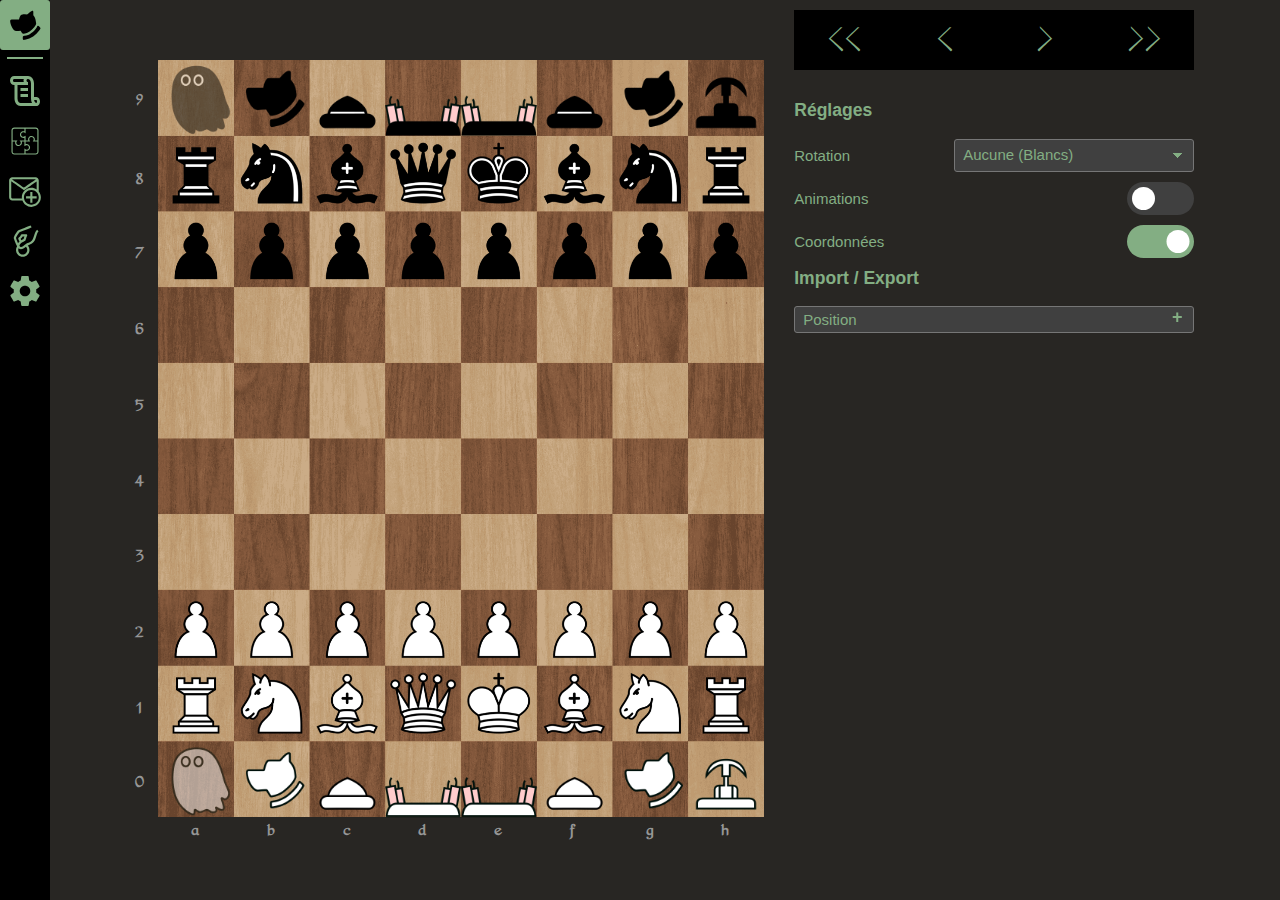
<file: index.html>
<!DOCTYPE html>

<html lang="fr">
  <head>
    <!-- Common to all pages -->
    <meta charset="utf-8" name="viewport" content="width=device-width, initial-scale=1" />
    <link rel="icon" type="image/x-icon" href="images/logo.png" />
    <link rel="stylesheet" href="css/sharedstyle.css" />
    <link rel="stylesheet" href="css/menu.css" />
    <link rel="stylesheet" id="custom-layout" href="" />
    <link rel="stylesheet" id="custom-look" href="" />
    <!-- Specific to this page -->
    <link rel="stylesheet" type="text/css" href="css/index.css" />
    <link rel="stylesheet" type="text/css" href="css/game.css" />
    <style type="text/css" id="board-styles-single"></style>
    <title>Iratus</title>
  </head>

  <body>
    <header>
      <div class="only-mobile" id="title" onclick="window.location.href = 'index.html'">
        <h1>Iratus</h1>
      </div>
      <div id="menu-wrapper" tabindex="0">
        <svg class="menu-bar-btn" id="menu-bar-btn-hamburger" viewBox="0 0 100 100">
          <rect class="menu-rect" x="5" y="13" width="90" height="14" rx="4"></rect>
          <rect class="menu-rect" x="5" y="43" width="90" height="14" rx="4"></rect>
          <rect class="menu-rect" x="5" y="73" width="90" height="14" rx="4"></rect>
        </svg>
        <div class="closed-for-mobile" id="menu-bar-wrapper">
          <!-- OVERLAY -->
          <div class="only-mobile" id="menu-overlay"></div>

          <!-- CLOSE MOBILE VIEW -->
          <div class="menu-panel-wrapper only-mobile" id="menu-panel-wrapper-close">
            <svg class="menu-bar-btn" id="menu-bar-btn-close" viewBox="0 0 49 49">
              <path
                d="M 12.50,10.00 C 11.86,10.00 11.22,10.24 10.73,10.73 9.76,11.71 9.76,13.29 10.73,14.26 10.73,14.26 21.47,25.00 21.47,25.00 21.47,25.00 10.73,35.73 10.73,35.73 9.76,36.71 9.76,38.29 10.73,39.27 11.71,40.24 13.29,40.24 14.27,39.27 14.27,39.27 25.00,28.53 25.00,28.53 25.00,28.53 35.73,39.27 35.73,39.27 36.71,40.24 38.29,40.24 39.27,39.27 40.24,38.29 40.24,36.71 39.27,35.73 39.27,35.73 28.53,25.00 28.53,25.00 28.53,25.00 39.27,14.26 39.27,14.26 40.24,13.29 40.24,11.71 39.27,10.73 38.29,9.76 36.71,9.76 35.73,10.73 35.73,10.73 25.00,21.47 25.00,21.47 25.00,21.47 14.27,10.73 14.27,10.73 13.78,10.24 13.14,10.00 12.50,10.00 12.50,10.00 12.50,10.00 12.50,10.00 Z"
              />
            </svg>
          </div>

          <div class="menu-delimiter only-mobile"></div>

          <!-- HOME -->
          <div class="menu-panel-wrapper" id="menu-panel-wrapper-iratus">
            <svg class="menu-bar-btn" viewBox="0 0 130 130">
              <path
                d="M 111.67,67.69 C 109.08,68.96 108.33,72.26 106.71,74.50 96.67,88.95 80.89,101.90 64.02,104.02 61.67,104.66 57.77,104.10 57.17,107.22 56.70,110.60 56.63,114.18 57.59,117.48 59.23,120.02 62.65,118.53 65.06,118.32 87.24,113.53 104.24,101.69 116.36,84.44 118.10,81.87 120.18,79.40 121.13,76.41 120.04,73.21 114.69,67.38 111.67,67.69 111.67,67.69 111.67,67.69 111.67,67.69 Z M 91.38,13.14 C 84.16,14.90 77.48,23.05 74.23,26.63 68.44,26.74 62.08,26.54 56.34,26.67 46.99,26.29 45.39,38.68 43.42,44.85 43.42,44.85 16.61,44.85 16.61,44.85 12.83,45.20 11.40,47.92 11.37,51.17 12.61,63.55 20.65,85.82 33.60,86.42 38.97,86.31 44.38,85.49 49.13,85.45 52.72,90.11 54.24,97.96 60.93,96.91 76.17,93.71 88.75,84.63 98.30,72.91 102.12,68.15 103.81,65.29 105.35,60.70 103.91,46.95 102.42,38.85 95.11,29.74 94.97,25.88 95.07,21.76 95.02,18.42 94.87,14.37 94.55,13.29 91.38,13.14 91.38,13.14 91.38,13.14 91.38,13.14 Z"
              />
            </svg>
            <h1 class="only-mobile">Iratus</h1>
          </div>

          <div class="menu-delimiter"></div>

          <!-- RULES -->
          <div class="menu-panel-wrapper" id="menu-panel-wrapper-rules" tabindex="0">
            <svg class="menu-bar-btn" id="menu-bar-btn-rules" viewBox="0 0 24 24">
              <path
                d="M 4.81,2.00 C 3.21,2.00 2.00,3.42 2.00,5.00 2.00,6.58 3.21,8.00 4.81,8.00 4.81,8.00 5.00,8.00 5.00,8.00 5.00,8.00 5.00,17.00 5.00,17.00 5.00,19.90 6.83,22.00 9.00,22.00 9.00,22.00 19.69,22.00 19.69,22.00 20.47,22.00 21.07,21.52 21.44,20.97 21.80,20.42 22.00,19.73 22.00,19.00 22.00,18.27 21.80,17.58 21.44,17.03 21.07,16.48 20.47,16.00 19.69,16.00 19.69,16.00 18.00,16.00 18.00,16.00 18.00,16.00 18.00,7.00 18.00,7.00 18.00,4.10 16.17,2.00 14.00,2.00 14.00,2.00 4.81,2.00 4.81,2.00 Z M 4.81,4.00 C 4.81,4.00 11.22,4.00 11.22,4.00 11.11,4.31 11.00,4.64 11.00,5.00 11.00,5.36 11.11,5.69 11.22,6.00 11.22,6.00 4.81,6.00 4.81,6.00 4.41,6.00 4.00,5.62 4.00,5.00 4.00,4.38 4.41,4.00 4.81,4.00 Z M 13.97,4.00 C 13.97,4.00 13.98,4.00 13.98,4.00 13.99,4.00 13.99,4.00 14.00,4.00 14.83,4.00 16.00,4.90 16.00,7.00 16.00,7.00 16.00,17.00 16.00,17.00 16.00,18.15 16.23,19.17 16.66,20.00 16.66,20.00 9.00,20.00 9.00,20.00 8.17,20.00 7.00,19.10 7.00,17.00 7.00,17.00 7.00,8.00 7.00,8.00 7.00,8.00 14.00,8.00 14.00,8.00 14.00,8.00 14.00,7.00 14.00,7.00 14.00,7.00 14.00,6.00 14.00,6.00 13.53,6.00 13.00,5.64 13.00,5.00 13.00,4.37 13.51,4.02 13.97,4.00 Z M 9.00,10.00 C 9.00,10.00 9.00,12.00 9.00,12.00 9.00,12.00 14.00,12.00 14.00,12.00 14.00,12.00 14.00,10.00 14.00,10.00 14.00,10.00 9.00,10.00 9.00,10.00 Z M 9.00,14.00 C 9.00,14.00 9.00,16.00 9.00,16.00 9.00,16.00 14.00,16.00 14.00,16.00 14.00,16.00 14.00,14.00 14.00,14.00 14.00,14.00 9.00,14.00 9.00,14.00 Z M 18.09,18.00 C 18.09,18.00 19.69,18.00 19.69,18.00 19.71,18.01 19.73,18.05 19.78,18.12 19.89,18.30 20.00,18.63 20.00,19.00 20.00,19.37 19.89,19.70 19.78,19.88 19.73,19.95 19.71,19.99 19.69,20.00 19.27,20.00 18.93,19.82 18.59,19.34 18.37,19.04 18.20,18.57 18.09,18.00 Z"
              ></path>
            </svg>
            <h1 class="only-mobile">Règles</h1>
            <div class="menu-panel">
              <h2>Règles</h2>
              <div class="menu-delimiter"></div>
              <button onclick="openLearnChess()">Les bases</button>
              <div class="menu-delimiter"></div>
              <div class="iratusrules-wrapper">
                <button class="newrules-btn" onclick="window.location.href = 'rules.html'">
                  Les nouveautés
                </button>
                <div class="rules-sub-grid">
                  <button
                    class="s"
                    onclick="window.location.href = 'rules.html#soldier-anchor'"
                  ></button>
                  <button
                    class="e"
                    onclick="window.location.href = 'rules.html#elitesoldier-anchor'"
                  ></button>
                  <button
                    class="d"
                    onclick="window.location.href = 'rules.html#dog-anchor'"
                  ></button>
                  <button
                    class="c"
                    onclick="window.location.href = 'rules.html#enrageddog-anchor'"
                  ></button>
                  <button
                    class="y"
                    onclick="window.location.href = 'rules.html#dynamite-anchor'"
                  ></button>
                  <button
                    class="f"
                    onclick="window.location.href = 'rules.html#phantom-anchor'"
                  ></button>
                  <button
                    class="g"
                    onclick="window.location.href = 'rules.html#grapple-anchor'"
                  ></button>
                  <button
                    class="p"
                    onclick="window.location.href = 'rules.html#pawn-anchor'"
                  ></button>
                </div>
              </div>
            </div>
          </div>

          <!-- PUZZLES -->
          <div class="menu-panel-wrapper" id="menu-panel-wrapper-puzzles" tabindex="0">
            <svg class="menu-bar-btn" id="menu-bar-btn-puzzles" viewBox="0 0 64 64">
              <path
                d="M 51.00,8.00 C 51.00,8.00 33.00,8.00 33.00,8.00 33.00,8.00 31.00,8.00 31.00,8.00 31.00,8.00 13.00,8.00 13.00,8.00 10.24,8.00 8.00,10.24 8.00,13.00 8.00,13.00 8.00,31.00 8.00,31.00 8.00,31.00 8.00,33.00 8.00,33.00 8.00,33.00 8.00,51.00 8.00,51.00 8.00,53.76 10.24,56.00 13.00,56.00 13.00,56.00 31.00,56.00 31.00,56.00 31.00,56.00 33.00,56.00 33.00,56.00 33.00,56.00 51.00,56.00 51.00,56.00 53.76,56.00 56.00,53.76 56.00,51.00 56.00,51.00 56.00,33.00 56.00,33.00 56.00,33.00 56.00,31.00 56.00,31.00 56.00,31.00 56.00,13.00 56.00,13.00 56.00,10.24 53.76,8.00 51.00,8.00 Z M 10.00,13.00 C 10.00,11.35 11.35,10.00 13.00,10.00 13.00,10.00 31.00,10.00 31.00,10.00 31.00,10.00 31.00,14.85 31.00,14.85 30.36,14.62 29.69,14.50 29.00,14.50 27.20,14.50 25.51,15.30 24.36,16.69 23.21,18.09 22.76,19.92 23.12,21.72 23.57,23.99 25.40,25.85 27.67,26.35 28.81,26.60 29.95,26.53 31.00,26.15 31.00,26.15 31.00,31.00 31.00,31.00 31.00,31.00 25.00,31.00 25.00,31.00 25.00,31.00 22.47,31.00 22.47,31.00 22.47,31.00 23.68,32.60 23.68,32.60 24.22,33.31 24.50,34.14 24.50,35.00 24.50,36.20 23.96,37.33 23.04,38.09 22.09,38.87 20.90,39.16 19.67,38.92 18.17,38.62 16.93,37.40 16.60,35.89 16.34,34.73 16.60,33.56 17.32,32.60 17.32,32.60 18.53,31.00 18.53,31.00 18.53,31.00 16.00,31.00 16.00,31.00 16.00,31.00 10.00,31.00 10.00,31.00 10.00,31.00 10.00,13.00 10.00,13.00 Z M 31.00,54.00 C 31.00,54.00 13.00,54.00 13.00,54.00 11.35,54.00 10.00,52.65 10.00,51.00 10.00,51.00 10.00,33.00 10.00,33.00 10.00,33.00 14.85,33.00 14.85,33.00 14.47,34.05 14.39,35.19 14.65,36.33 15.15,38.60 17.01,40.43 19.28,40.88 19.68,40.96 20.09,41.00 20.49,41.00 21.88,41.00 23.22,40.53 24.30,39.64 25.70,38.49 26.50,36.80 26.50,35.00 26.50,34.31 26.38,33.64 26.15,33.00 26.15,33.00 31.00,33.00 31.00,33.00 31.00,33.00 31.00,40.00 31.00,40.00 31.00,40.00 31.00,41.53 31.00,41.53 31.00,41.53 32.60,40.32 32.60,40.32 33.56,39.60 34.73,39.34 35.89,39.60 37.40,39.94 38.62,41.17 38.92,42.67 39.16,43.90 38.87,45.09 38.09,46.04 36.78,47.63 34.31,47.97 32.60,46.68 32.60,46.68 31.00,45.47 31.00,45.47 31.00,45.47 31.00,47.00 31.00,47.00 31.00,47.00 31.00,54.00 31.00,54.00 Z M 54.00,51.00 C 54.00,52.65 52.65,54.00 51.00,54.00 51.00,54.00 33.00,54.00 33.00,54.00 33.00,54.00 33.00,49.15 33.00,49.15 33.64,49.38 34.31,49.50 35.00,49.50 36.80,49.50 38.49,48.70 39.64,47.30 40.79,45.91 41.24,44.08 40.88,42.28 40.43,40.01 38.60,38.15 36.32,37.65 35.19,37.40 34.05,37.47 33.00,37.85 33.00,37.85 33.00,33.00 33.00,33.00 33.00,33.00 39.00,33.00 39.00,33.00 39.00,33.00 41.53,33.00 41.53,33.00 41.53,33.00 40.32,31.40 40.32,31.40 39.60,30.44 39.34,29.27 39.60,28.11 39.93,26.60 41.17,25.38 42.67,25.08 43.90,24.84 45.09,25.13 46.04,25.91 46.97,26.67 47.50,27.80 47.50,29.00 47.50,29.86 47.22,30.69 46.68,31.40 46.68,31.40 45.47,33.00 45.47,33.00 45.47,33.00 48.00,33.00 48.00,33.00 48.00,33.00 54.00,33.00 54.00,33.00 54.00,33.00 54.00,51.00 54.00,51.00 Z M 49.15,31.00 C 49.38,30.36 49.50,29.69 49.50,29.00 49.50,27.20 48.70,25.51 47.30,24.36 45.91,23.21 44.08,22.76 42.28,23.12 40.01,23.57 38.15,25.40 37.65,27.67 37.40,28.81 37.47,29.95 37.85,31.00 37.85,31.00 33.00,31.00 33.00,31.00 33.00,31.00 33.00,24.00 33.00,24.00 33.00,24.00 33.00,22.47 33.00,22.47 33.00,22.47 31.40,23.68 31.40,23.68 30.44,24.40 29.27,24.66 28.11,24.40 26.60,24.06 25.38,22.83 25.08,21.33 24.84,20.10 25.13,18.91 25.91,17.96 27.21,16.37 29.69,16.03 31.40,17.32 31.40,17.32 33.00,18.53 33.00,18.53 33.00,18.53 33.00,16.00 33.00,16.00 33.00,16.00 33.00,10.00 33.00,10.00 33.00,10.00 51.00,10.00 51.00,10.00 52.65,10.00 54.00,11.35 54.00,13.00 54.00,13.00 54.00,31.00 54.00,31.00 54.00,31.00 49.15,31.00 49.15,31.00 Z"
              ></path>
            </svg>
            <h1 class="only-mobile">Problèmes</h1>
            <div class="menu-panel">
              <h2>Problèmes</h2>
              <div class="menu-delimiter"></div>
              <div class="text">Aucun problème n'est disponible actuellement.</div>
            </div>
          </div>

          <!-- CONTACT -->
          <div class="menu-panel-wrapper" id="menu-panel-wrapper-contact" tabindex="0">
            <svg class="menu-bar-btn" id="menu-bar-btn-contact" viewBox="0 0 17 17">
              <path
                d="M 2.50,2.00 C 1.68,2.00 1.00,2.68 1.00,3.50 1.00,3.50 1.00,11.50 1.00,11.50 1.00,12.32 1.68,13.00 2.50,13.00 2.50,13.00 7.28,13.00 7.28,13.00 7.90,14.74 9.55,16.00 11.50,16.00 13.98,16.00 16.00,13.98 16.00,11.50 16.00,10.44 15.62,9.48 15.00,8.71 15.00,8.71 15.00,3.50 15.00,3.50 15.00,2.68 14.32,2.00 13.50,2.00 13.50,2.00 2.50,2.00 2.50,2.00 Z M 2.50,3.00 C 2.50,3.00 13.50,3.00 13.50,3.00 13.53,3.00 13.56,3.01 13.59,3.02 13.59,3.02 8.00,6.89 8.00,6.89 8.00,6.89 2.41,3.02 2.41,3.02 2.44,3.01 2.47,3.00 2.50,3.00 Z M 2.00,3.95 C 2.00,3.95 8.00,8.11 8.00,8.11 8.00,8.11 14.00,3.96 14.00,3.96 14.00,3.96 14.00,7.76 14.00,7.76 13.28,7.28 12.42,7.00 11.50,7.00 9.02,7.00 7.00,9.02 7.00,11.50 7.00,11.67 7.03,11.83 7.05,12.00 7.05,12.00 2.50,12.00 2.50,12.00 2.22,12.00 2.00,11.78 2.00,11.50 2.00,11.50 2.00,3.95 2.00,3.95 Z M 11.50,8.00 C 13.44,8.00 15.00,9.56 15.00,11.50 15.00,13.44 13.44,15.00 11.50,15.00 9.56,15.00 8.00,13.44 8.00,11.50 8.00,9.56 9.56,8.00 11.50,8.00 Z M 11.00,9.00 C 11.00,9.00 11.00,11.00 11.00,11.00 11.00,11.00 9.00,11.00 9.00,11.00 9.00,11.00 9.00,12.00 9.00,12.00 9.00,12.00 11.00,12.00 11.00,12.00 11.00,12.00 11.00,14.00 11.00,14.00 11.00,14.00 12.00,14.00 12.00,14.00 12.00,14.00 12.00,12.00 12.00,12.00 12.00,12.00 14.00,12.00 14.00,12.00 14.00,12.00 14.00,11.00 14.00,11.00 14.00,11.00 12.00,11.00 12.00,11.00 12.00,11.00 12.00,9.00 12.00,9.00 12.00,9.00 11.00,9.00 11.00,9.00 Z"
              ></path>
            </svg>
            <h1 class="only-mobile">Contact</h1>
            <div class="menu-panel">
              <h2>Contact</h2>
              <div class="menu-delimiter"></div>
              <button onclick="window.location.href = 'contact.html'">Envoyer un message</button>
            </div>
          </div>

          <!-- DONATIONS -->
          <div class="menu-panel-wrapper" id="menu-panel-wrapper-donations" tabindex="0">
            <svg class="menu-bar-btn" id="menu-bar-btn-donations" viewBox="0 0 16 16">
              <path
                d="M 10.50,1.07 C 10.45,1.09 10.02,1.28 9.51,1.48 9.00,1.68 8.36,1.93 7.73,2.17 7.10,2.41 6.48,2.64 5.98,2.84 5.74,2.94 5.52,3.03 5.35,3.11 5.18,3.19 5.09,3.21 4.93,3.35 4.75,3.50 4.62,3.68 4.43,3.93 4.24,4.18 4.03,4.50 3.83,4.81 3.62,5.13 3.43,5.46 3.28,5.76 3.13,6.05 3.00,6.26 3.00,6.62 3.00,6.81 3.03,6.81 3.05,6.91 3.08,7.01 3.11,7.12 3.16,7.26 3.24,7.53 3.36,7.87 3.51,8.25 3.78,8.95 4.12,9.72 4.48,10.34 4.19,10.81 4.00,11.36 4.00,11.97 4.00,13.63 5.36,15.00 7.00,15.00 8.64,15.00 10.00,13.63 10.00,11.97 10.00,11.24 9.72,10.54 9.26,10.01 9.47,9.92 9.61,9.85 9.97,9.70 10.53,9.45 11.21,9.09 11.83,8.45 11.83,8.45 11.83,8.45 11.83,8.45 12.50,7.72 12.76,6.68 13.05,5.74 13.34,4.81 13.67,4.03 14.03,3.79 14.03,3.79 13.47,2.96 13.47,2.96 12.66,3.49 12.39,4.50 12.09,5.45 11.80,6.40 11.50,7.33 11.10,7.76 10.61,8.27 10.07,8.56 9.57,8.78 9.08,8.99 8.63,9.09 8.24,9.40 7.96,9.62 7.63,9.94 7.26,10.20 6.89,10.46 6.51,10.63 6.22,10.63 5.96,10.63 5.58,10.35 5.55,10.08 5.55,10.08 5.55,10.08 5.55,10.07 5.53,9.88 5.61,9.67 5.81,9.41 6.00,9.16 6.31,8.90 6.63,8.68 7.27,8.24 7.94,7.96 7.94,7.96 8.07,7.91 8.18,7.80 8.22,7.66 8.22,7.66 8.35,7.29 8.50,6.86 8.66,6.42 8.85,5.91 8.95,5.72 8.98,5.66 9.00,5.58 9.00,5.50 9.00,5.22 8.78,5.00 8.50,5.00 8.50,5.00 6.62,5.00 6.62,5.00 6.40,5.00 6.20,5.15 6.14,5.36 6.14,5.36 5.94,6.05 5.25,6.44 5.10,6.53 5.00,6.69 5.00,6.88 5.00,6.94 5.01,7.01 5.04,7.07 5.04,7.07 5.18,7.41 5.33,7.78 5.40,7.96 5.48,8.15 5.54,8.30 5.54,8.31 5.54,8.31 5.55,8.32 5.37,8.48 5.17,8.61 5.02,8.80 4.98,8.85 4.94,8.92 4.90,8.98 4.74,8.62 4.58,8.24 4.44,7.89 4.30,7.53 4.19,7.20 4.11,6.95 4.07,6.82 4.04,6.72 4.02,6.65 4.01,6.63 4.01,6.62 4.01,6.60 4.02,6.61 4.06,6.43 4.17,6.21 4.30,5.96 4.48,5.65 4.67,5.35 4.86,5.05 5.06,4.76 5.23,4.53 5.41,4.29 5.58,4.10 5.57,4.11 5.49,4.18 5.62,4.09 5.77,4.02 5.91,3.95 6.12,3.87 6.36,3.77 6.84,3.58 7.46,3.34 8.09,3.10 8.72,2.86 9.35,2.62 9.88,2.42 10.40,2.21 10.76,2.07 11.00,1.93 11.00,1.93 10.50,1.07 10.50,1.07 Z M 6.94,6.00 C 6.94,6.00 7.77,6.00 7.77,6.00 7.70,6.19 7.63,6.33 7.56,6.52 7.44,6.86 7.38,7.04 7.34,7.16 7.21,7.22 6.83,7.42 6.37,7.69 6.33,7.59 6.30,7.50 6.26,7.40 6.17,7.18 6.14,7.11 6.08,6.98 6.54,6.59 6.82,6.27 6.94,6.00 Z M 8.41,10.56 C 8.77,10.93 9.00,11.43 9.00,11.97 9.00,13.08 8.08,14.00 7.00,14.00 5.92,14.00 5.00,13.08 5.00,11.97 5.00,11.71 5.05,11.47 5.13,11.25 5.44,11.49 5.83,11.63 6.22,11.63 6.86,11.63 7.39,11.33 7.84,11.01 8.05,10.86 8.24,10.71 8.41,10.56 Z"
              ></path>
            </svg>
            <h1 class="only-mobile">Donations</h1>
            <div class="menu-panel">
              <h2>Donations</h2>
              <div class="menu-delimiter"></div>
              <div class="text">
                Passionné d'échecs, j'ai créé Iratus afin de rendre les parties encore plus
                imprévisibles...
                <br /><br />
                Syméon Rougevin-Bâville.
              </div>
              <br />
              <button onclick="openKoFi()">Faire un don</button>
            </div>
          </div>

          <!-- SETTINGS -->
          <div class="menu-panel-wrapper" id="menu-panel-wrapper-settings" tabindex="0">
            <svg class="menu-bar-btn" id="menu-bar-btn-settings" viewBox="0 0 12 12">
              <path
                d="M 6.00,7.76 C 6.48,7.76 6.90,7.59 7.24,7.24 7.59,6.90 7.76,6.48 7.76,6.00 7.76,5.52 7.59,5.10 7.24,4.76 6.90,4.41 6.48,4.24 6.00,4.24 5.52,4.24 5.10,4.41 4.76,4.76 4.41,5.10 4.24,5.52 4.24,6.00 4.24,6.48 4.41,6.90 4.76,7.24 5.10,7.59 5.52,7.76 6.00,7.76 6.00,7.76 6.00,7.76 6.00,7.76 Z M 9.73,6.49 C 9.73,6.49 10.78,7.31 10.78,7.31 10.89,7.39 10.91,7.50 10.83,7.64 10.83,7.64 9.82,9.38 9.82,9.38 9.76,9.48 9.66,9.52 9.52,9.47 9.52,9.47 8.27,8.98 8.27,8.98 7.95,9.21 7.66,9.38 7.43,9.47 7.43,9.47 7.24,10.78 7.24,10.78 7.21,10.92 7.13,10.99 7.01,10.99 7.01,10.99 4.99,10.99 4.99,10.99 4.87,10.99 4.79,10.92 4.76,10.78 4.76,10.78 4.57,9.47 4.57,9.47 4.27,9.34 3.99,9.18 3.73,8.98 3.73,8.98 2.48,9.47 2.48,9.47 2.34,9.52 2.24,9.48 2.18,9.38 2.18,9.38 1.17,7.64 1.17,7.64 1.09,7.50 1.11,7.39 1.22,7.31 1.22,7.31 2.27,6.49 2.27,6.49 2.26,6.38 2.25,6.22 2.25,6.00 2.25,5.78 2.26,5.62 2.27,5.51 2.27,5.51 1.22,4.69 1.22,4.69 1.11,4.61 1.09,4.50 1.17,4.36 1.17,4.36 2.18,2.62 2.18,2.62 2.24,2.52 2.34,2.48 2.48,2.53 2.48,2.53 3.73,3.02 3.73,3.02 4.05,2.79 4.34,2.62 4.57,2.53 4.57,2.53 4.76,1.22 4.76,1.22 4.79,1.08 4.87,1.01 4.99,1.01 4.99,1.01 7.01,1.01 7.01,1.01 7.13,1.01 7.21,1.08 7.24,1.22 7.24,1.22 7.43,2.53 7.43,2.53 7.73,2.66 8.01,2.82 8.27,3.02 8.27,3.02 9.52,2.53 9.52,2.53 9.66,2.48 9.76,2.52 9.82,2.62 9.82,2.62 10.83,4.36 10.83,4.36 10.91,4.50 10.89,4.61 10.78,4.69 10.78,4.69 9.73,5.51 9.73,5.51 9.74,5.62 9.75,5.78 9.75,6.00 9.75,6.22 9.74,6.38 9.73,6.49 9.73,6.49 9.73,6.49 9.73,6.49 Z"
              ></path>
            </svg>
            <h1 class="only-mobile">Réglages</h1>
            <div class="menu-panel">
              <h2>Réglages</h2>

              <div class="menu-delimiter"></div>

              <div class="settings easy-read">
                <h3>Affichage</h3>
                <ul>
                  <li>
                    <label>Mode Sombre</label>
                    <label class="switch">
                      <input type="checkbox" id="toggle-dark-mode" checked />
                      <span class="slider"></span>
                    </label>
                  </li>
                  <li>
                    <label>Lecture Facile</label>
                    <label class="switch">
                      <input type="checkbox" id="toggle-easy-reading" />
                      <span class="slider"></span>
                    </label>
                  </li>
                </ul>
              </div>

              <div class="menu-delimiter"></div>

              <div class="settings easy-read">
                <h3>Expérimentations</h3>

                <ul>
                  <li>
                    <label>Couleurs</label>
                    <select id="select-look" onchange="handleExperimentalSelect('look')">
                      <option value="0">Défault</option>
                      <option value="1">1</option>
                      <option value="2">2</option>
                      <option value="3">3</option>
                      <option value="4">4</option>
                    </select>
                  </li>
                  <li>
                    <label>Agencement</label>
                    <select id="select-layout" onchange="handleExperimentalSelect('layout')">
                      <option value="0">Défault</option>
                      <option value="1">1</option>
                      <option value="2">2</option>
                      <option value="3">3</option>
                      <option value="4">4</option>
                    </select>
                  </li>
                  <li>
                    <label>Avancées</label>
                    <label class="switch">
                      <input type="checkbox" id="toggle-show-dev-settings" />
                      <span class="slider"></span>
                    </label>
                  </li>
                  <li class="dev-only">
                    <label>Mode Développeur</label>
                    <label class="switch">
                      <input type="checkbox" id="toggle-developer-mode" />
                      <span class="slider"></span>
                    </label>
                  </li>
                  <li class="dev-only">
                    <label>IA</label>
                    <label class="switch">
                      <input type="checkbox" id="toggle-ia-mode" />
                      <span class="slider"></span>
                    </label>
                  </li>
                  <li class="dev-only">
                    <button onclick="console.log('Hello world')">Generate Logs</button>
                  </li>
                  <li class="dev-only">
                    <div class="accordion">
                      <div class="accordion-btn">Console</div>
                      <div class="accordion-panel codespace">
                        <div class="accordion-content" id="logs-container">
                          <p>Console :</p>
                        </div>
                      </div>
                    </div>
                  </li>
                  <li class="dev-only">
                    <button onclick="unexistant.ghost = 2">Generate Error</button>
                  </li>
                  <li class="dev-only">
                    <div class="accordion">
                      <div class="accordion-btn">Erreurs</div>
                      <div class="accordion-panel codespace" id="errors-container">
                        <div class="accordion-content">Errors :</div>
                      </div>
                    </div>
                  </li>
                  <li class="dev-only">
                    <br />
                    <label id="version-label"></label>
                  </li>
                </ul>
              </div>
            </div>
          </div>
        </div>
      </div>
    </header>

    <div id="index-content">
      <div class="game-wrapper" id="game-wrapper">
        <div class="player-info w"></div>

        <div class="board" id="board-single" tabindex="0">
          <svg viewBox="0 0 100 125" class="coordinates">
            <text x="0.75" y="3.5" font-size="2.8" class="coordinate-light">9</text>
            <text x="0.75" y="16.5" font-size="2.8" class="coordinate-dark">8</text>
            <text x="0.75" y="28.75" font-size="2.8" class="coordinate-light">7</text>
            <text x="0.75" y="41.25" font-size="2.8" class="coordinate-dark">6</text>
            <text x="0.75" y="53.75" font-size="2.8" class="coordinate-light">5</text>
            <text x="0.75" y="66.25" font-size="2.8" class="coordinate-dark">4</text>
            <text x="0.75" y="78.75" font-size="2.8" class="coordinate-light">3</text>
            <text x="0.75" y="91.25" font-size="2.8" class="coordinate-dark">2</text>
            <text x="0.75" y="103.75" font-size="2.8" class="coordinate-light">1</text>
            <text x="0.75" y="116" font-size="2.8" class="coordinate-dark">0</text>
            <text x="10" y="124" font-size="2.8" class="coordinate-dark">a</text>
            <text x="22.5" y="124" font-size="2.8" class="coordinate-light">b</text>
            <text x="35" y="124" font-size="2.8" class="coordinate-dark">c</text>
            <text x="47.5" y="124" font-size="2.8" class="coordinate-light">d</text>
            <text x="60" y="124" font-size="2.8" class="coordinate-dark">e</text>
            <text x="72.5" y="124" font-size="2.8" class="coordinate-light">f</text>
            <text x="85" y="124" font-size="2.8" class="coordinate-dark">g</text>
            <text x="97.5" y="124" font-size="2.8" class="coordinate-light">h</text>
          </svg>

          <div class="board-overlay"></div>

          <div class="promotion-wrapper">
            <div class="promotion-window">
              <div class="promotion-piece q"></div>
              <div class="promotion-piece n"></div>
              <div class="promotion-piece r"></div>
              <div class="promotion-piece b"></div>
              <div class="promotion-piece c"></div>
              <div class="promotion-piece e"></div>
              <div class="promotion-cancel">
                <p>X</p>
              </div>
            </div>
          </div>

          <div id="game-over">
            <button onclick="hideGameOver()" class="game-over-close">Close</button>
            <h2>Checkmate !</h2>
            <div></div>
            <p>_ won</p>
            <button onclick="hideGameOver();game.undoAll()">Nouvelle Partie</button>
            <button onclick="document.location='contact.html'">Retours</button>
          </div>
        </div>

        <div class="player-info b"></div>
      </div>

      <div class="tools-wrapper">
        <div class="tools-controls tools-line-filler">
          <button onclick="game.undoAll()">&lt&lt</button>
          <button onclick="game.undo()">&lt</button>
          <button onclick="game.redo()">&gt</button>
          <button tabindex="-1" onclick="game.redoAll()">&gt&gt</button>
        </div>

        <div class="easy-read settings">
          <h3>Réglages</h3>
          <ul>
            <li>
              <label>Rotation</label>
              <select id="select-rotation">
                <option value="no">Aucune (Blancs)</option>
                <option value="black">Aucune (Noirs)</option>
                <option value="board">Plateau</option>
                <option value="pieces">Pièces</option>
              </select>
            </li>
            <li>
              <label>Animations</label>
              <label class="switch">
                <input type="checkbox" id="toggle-animations" />
                <span class="slider"></span>
              </label>
            </li>
            <li>
              <label>Coordonnées</label>
              <label class="switch">
                <input type="checkbox" id="toggle-coords" checked />
                <span class="slider"></span>
              </label>
            </li>
          </ul>

          <h3>Import / Export</h3>
          <div class="accordion tools-line-filler">
            <div class="accordion-btn">Position</div>
            <div class="accordion-panel">
              <div class="accordion-content">
                <input id="fen-input" spellcheck="false" />
                <div class="tools-ie-buttons">
                  <button class="tools-import">Valider</button>
                  <button class="tools-reset">Réinitialiser</button>
                  <button class="tools-export">Copier</button>
                </div>
              </div>
            </div>
          </div>
          <div class="accordion tools-line-filler dev-only">
            <div class="accordion-btn">Partie</div>
            <div class="accordion-panel">
              <div class="accordion-content">
                <textarea id="pgn-input" spellcheck="false"></textarea>
                <div class="tools-ie-buttons">
                  <button class="tools-import" type="button">Valider</button>
                  <button class="tools-reset">Réinitialiser</button>
                  <button class="tools-export">Copier</button>
                </div>
              </div>
            </div>
          </div>
        </div>
      </div>
    </div>

    <!-- Common to all pages -->
    <script type="text/javascript" src="js/sharedscript.js" defer></script>
    <script type="text/javascript" src="js/menu.js" defer></script>

    <!-- Specific to this page -->
    <script type="text/javascript" src="js/functions.js" defer></script>
    <script type="text/javascript" src="js/index.js" defer></script>

    <script type="text/javascript" src="js/game/functions.js" defer></script>
    <script type="text/javascript" src="js/game/piece.js" defer></script>
    <script type="text/javascript" src="js/game/dynamite.js" defer></script>
    <script type="text/javascript" src="js/game/king.js" defer></script>
    <script type="text/javascript" src="js/game/knight.js" defer></script>
    <script type="text/javascript" src="js/game/pawn.js" defer></script>
    <script type="text/javascript" src="js/game/phantom.js" defer></script>
    <script type="text/javascript" src="js/game/rollingpiece.js" defer></script>
    <script type="text/javascript" src="js/game/bishop.js" defer></script>
    <script type="text/javascript" src="js/game/grapple.js" defer></script>
    <script type="text/javascript" src="js/game/queen.js" defer></script>
    <script type="text/javascript" src="js/game/rook.js" defer></script>
    <script type="text/javascript" src="js/game/piecemovingtwice.js" defer></script>
    <script type="text/javascript" src="js/game/elitesoldier.js" defer></script>
    <script type="text/javascript" src="js/game/soldier.js" defer></script>
    <script type="text/javascript" src="js/game/dog.js" defer></script>
    <script type="text/javascript" src="js/game/enrageddog.js" defer></script>
    <script type="text/javascript" src="js/game/commands.js" defer></script>
    <script type="text/javascript" src="js/game/fen.js" defer></script>
    <script type="text/javascript" src="js/game/board.js" defer></script>
    <script type="text/javascript" src="js/game/iratusboard.js" defer></script>
    <script type="text/javascript" src="js/game/calculatoriratusboard.js" defer></script>
    <script type="text/javascript" src="js/game/game.js" defer></script>
    <script type="text/javascript" src="js/game/launchgame.js" defer></script>
  </body>
</html>
</file>
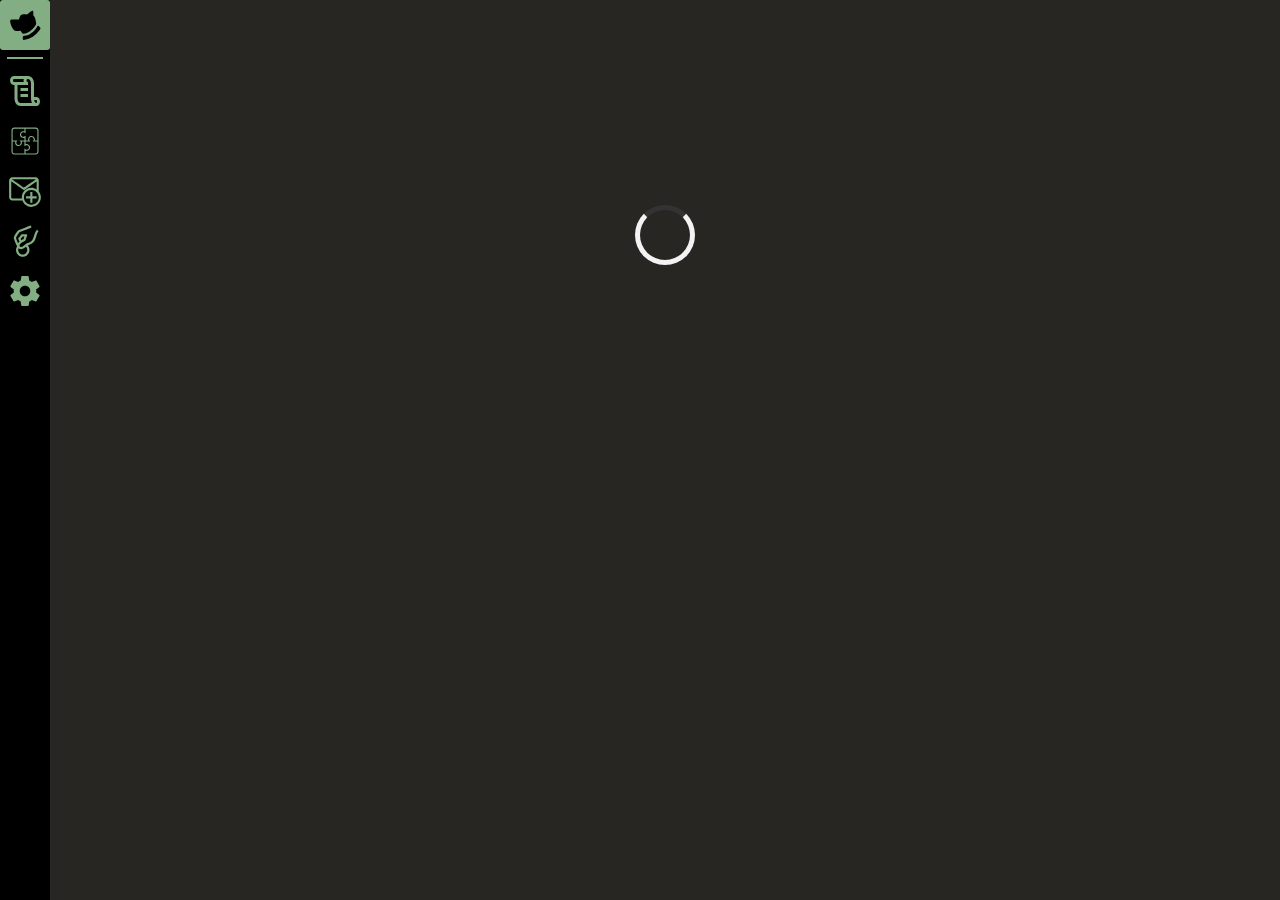
<file: contact.html>
<!DOCTYPE html>

<html lang="fr">
  <head>
    <!-- Common to all pages -->
    <meta charset="utf-8" name="viewport" content="width=device-width, initial-scale=1" />
    <link rel="icon" type="image/x-icon" href="images/logo.png" />
    <link rel="stylesheet" href="css/sharedstyle.css" />
    <link rel="stylesheet" href="css/menu.css" />
    <link rel="stylesheet" id="custom-layout" href="" />
    <link rel="stylesheet" id="custom-look" href="" />
    <!-- Specific to this page -->
    <link rel="stylesheet" href="css/contact.css" />
    <title>Iratus - Contact</title>
  </head>

  <body>
    <header>
      <div class="only-mobile" id="title" onclick="window.location.href = 'index.html'">
        <h1>Iratus</h1>
      </div>
      <div id="menu-wrapper" tabindex="0">
        <svg class="menu-bar-btn" id="menu-bar-btn-hamburger" viewBox="0 0 100 100">
          <rect class="menu-rect" x="5" y="13" width="90" height="14" rx="4"></rect>
          <rect class="menu-rect" x="5" y="43" width="90" height="14" rx="4"></rect>
          <rect class="menu-rect" x="5" y="73" width="90" height="14" rx="4"></rect>
        </svg>
        <div class="closed-for-mobile" id="menu-bar-wrapper">
          <!-- OVERLAY -->
          <div class="only-mobile" id="menu-overlay"></div>

          <!-- CLOSE MOBILE VIEW -->
          <div class="menu-panel-wrapper only-mobile" id="menu-panel-wrapper-close">
            <svg class="menu-bar-btn" id="menu-bar-btn-close" viewBox="0 0 49 49">
              <path
                d="M 12.50,10.00 C 11.86,10.00 11.22,10.24 10.73,10.73 9.76,11.71 9.76,13.29 10.73,14.26 10.73,14.26 21.47,25.00 21.47,25.00 21.47,25.00 10.73,35.73 10.73,35.73 9.76,36.71 9.76,38.29 10.73,39.27 11.71,40.24 13.29,40.24 14.27,39.27 14.27,39.27 25.00,28.53 25.00,28.53 25.00,28.53 35.73,39.27 35.73,39.27 36.71,40.24 38.29,40.24 39.27,39.27 40.24,38.29 40.24,36.71 39.27,35.73 39.27,35.73 28.53,25.00 28.53,25.00 28.53,25.00 39.27,14.26 39.27,14.26 40.24,13.29 40.24,11.71 39.27,10.73 38.29,9.76 36.71,9.76 35.73,10.73 35.73,10.73 25.00,21.47 25.00,21.47 25.00,21.47 14.27,10.73 14.27,10.73 13.78,10.24 13.14,10.00 12.50,10.00 12.50,10.00 12.50,10.00 12.50,10.00 Z"
              />
            </svg>
          </div>

          <div class="menu-delimiter only-mobile"></div>

          <!-- HOME -->
          <div class="menu-panel-wrapper" id="menu-panel-wrapper-iratus">
            <svg class="menu-bar-btn" viewBox="0 0 130 130">
              <path
                d="M 111.67,67.69 C 109.08,68.96 108.33,72.26 106.71,74.50 96.67,88.95 80.89,101.90 64.02,104.02 61.67,104.66 57.77,104.10 57.17,107.22 56.70,110.60 56.63,114.18 57.59,117.48 59.23,120.02 62.65,118.53 65.06,118.32 87.24,113.53 104.24,101.69 116.36,84.44 118.10,81.87 120.18,79.40 121.13,76.41 120.04,73.21 114.69,67.38 111.67,67.69 111.67,67.69 111.67,67.69 111.67,67.69 Z M 91.38,13.14 C 84.16,14.90 77.48,23.05 74.23,26.63 68.44,26.74 62.08,26.54 56.34,26.67 46.99,26.29 45.39,38.68 43.42,44.85 43.42,44.85 16.61,44.85 16.61,44.85 12.83,45.20 11.40,47.92 11.37,51.17 12.61,63.55 20.65,85.82 33.60,86.42 38.97,86.31 44.38,85.49 49.13,85.45 52.72,90.11 54.24,97.96 60.93,96.91 76.17,93.71 88.75,84.63 98.30,72.91 102.12,68.15 103.81,65.29 105.35,60.70 103.91,46.95 102.42,38.85 95.11,29.74 94.97,25.88 95.07,21.76 95.02,18.42 94.87,14.37 94.55,13.29 91.38,13.14 91.38,13.14 91.38,13.14 91.38,13.14 Z"
              />
            </svg>
            <h1 class="only-mobile">Iratus</h1>
          </div>

          <div class="menu-delimiter"></div>

          <!-- RULES -->
          <div class="menu-panel-wrapper" id="menu-panel-wrapper-rules" tabindex="0">
            <svg class="menu-bar-btn" id="menu-bar-btn-rules" viewBox="0 0 24 24">
              <path
                d="M 4.81,2.00 C 3.21,2.00 2.00,3.42 2.00,5.00 2.00,6.58 3.21,8.00 4.81,8.00 4.81,8.00 5.00,8.00 5.00,8.00 5.00,8.00 5.00,17.00 5.00,17.00 5.00,19.90 6.83,22.00 9.00,22.00 9.00,22.00 19.69,22.00 19.69,22.00 20.47,22.00 21.07,21.52 21.44,20.97 21.80,20.42 22.00,19.73 22.00,19.00 22.00,18.27 21.80,17.58 21.44,17.03 21.07,16.48 20.47,16.00 19.69,16.00 19.69,16.00 18.00,16.00 18.00,16.00 18.00,16.00 18.00,7.00 18.00,7.00 18.00,4.10 16.17,2.00 14.00,2.00 14.00,2.00 4.81,2.00 4.81,2.00 Z M 4.81,4.00 C 4.81,4.00 11.22,4.00 11.22,4.00 11.11,4.31 11.00,4.64 11.00,5.00 11.00,5.36 11.11,5.69 11.22,6.00 11.22,6.00 4.81,6.00 4.81,6.00 4.41,6.00 4.00,5.62 4.00,5.00 4.00,4.38 4.41,4.00 4.81,4.00 Z M 13.97,4.00 C 13.97,4.00 13.98,4.00 13.98,4.00 13.99,4.00 13.99,4.00 14.00,4.00 14.83,4.00 16.00,4.90 16.00,7.00 16.00,7.00 16.00,17.00 16.00,17.00 16.00,18.15 16.23,19.17 16.66,20.00 16.66,20.00 9.00,20.00 9.00,20.00 8.17,20.00 7.00,19.10 7.00,17.00 7.00,17.00 7.00,8.00 7.00,8.00 7.00,8.00 14.00,8.00 14.00,8.00 14.00,8.00 14.00,7.00 14.00,7.00 14.00,7.00 14.00,6.00 14.00,6.00 13.53,6.00 13.00,5.64 13.00,5.00 13.00,4.37 13.51,4.02 13.97,4.00 Z M 9.00,10.00 C 9.00,10.00 9.00,12.00 9.00,12.00 9.00,12.00 14.00,12.00 14.00,12.00 14.00,12.00 14.00,10.00 14.00,10.00 14.00,10.00 9.00,10.00 9.00,10.00 Z M 9.00,14.00 C 9.00,14.00 9.00,16.00 9.00,16.00 9.00,16.00 14.00,16.00 14.00,16.00 14.00,16.00 14.00,14.00 14.00,14.00 14.00,14.00 9.00,14.00 9.00,14.00 Z M 18.09,18.00 C 18.09,18.00 19.69,18.00 19.69,18.00 19.71,18.01 19.73,18.05 19.78,18.12 19.89,18.30 20.00,18.63 20.00,19.00 20.00,19.37 19.89,19.70 19.78,19.88 19.73,19.95 19.71,19.99 19.69,20.00 19.27,20.00 18.93,19.82 18.59,19.34 18.37,19.04 18.20,18.57 18.09,18.00 Z"
              ></path>
            </svg>
            <h1 class="only-mobile">Règles</h1>
            <div class="menu-panel">
              <h2>Règles</h2>
              <div class="menu-delimiter"></div>
              <button onclick="openLearnChess()">Les bases</button>
              <div class="menu-delimiter"></div>
              <div class="iratusrules-wrapper">
                <button class="newrules-btn" onclick="window.location.href = 'rules.html'">
                  Les nouveautés
                </button>
                <div class="rules-sub-grid">
                  <button
                    class="s"
                    onclick="window.location.href = 'rules.html#soldier-anchor'"
                  ></button>
                  <button
                    class="e"
                    onclick="window.location.href = 'rules.html#elitesoldier-anchor'"
                  ></button>
                  <button
                    class="d"
                    onclick="window.location.href = 'rules.html#dog-anchor'"
                  ></button>
                  <button
                    class="c"
                    onclick="window.location.href = 'rules.html#enrageddog-anchor'"
                  ></button>
                  <button
                    class="y"
                    onclick="window.location.href = 'rules.html#dynamite-anchor'"
                  ></button>
                  <button
                    class="f"
                    onclick="window.location.href = 'rules.html#phantom-anchor'"
                  ></button>
                  <button
                    class="g"
                    onclick="window.location.href = 'rules.html#grapple-anchor'"
                  ></button>
                  <button
                    class="p"
                    onclick="window.location.href = 'rules.html#pawn-anchor'"
                  ></button>
                </div>
              </div>
            </div>
          </div>

          <!-- PUZZLES -->
          <div class="menu-panel-wrapper" id="menu-panel-wrapper-puzzles" tabindex="0">
            <svg class="menu-bar-btn" id="menu-bar-btn-puzzles" viewBox="0 0 64 64">
              <path
                d="M 51.00,8.00 C 51.00,8.00 33.00,8.00 33.00,8.00 33.00,8.00 31.00,8.00 31.00,8.00 31.00,8.00 13.00,8.00 13.00,8.00 10.24,8.00 8.00,10.24 8.00,13.00 8.00,13.00 8.00,31.00 8.00,31.00 8.00,31.00 8.00,33.00 8.00,33.00 8.00,33.00 8.00,51.00 8.00,51.00 8.00,53.76 10.24,56.00 13.00,56.00 13.00,56.00 31.00,56.00 31.00,56.00 31.00,56.00 33.00,56.00 33.00,56.00 33.00,56.00 51.00,56.00 51.00,56.00 53.76,56.00 56.00,53.76 56.00,51.00 56.00,51.00 56.00,33.00 56.00,33.00 56.00,33.00 56.00,31.00 56.00,31.00 56.00,31.00 56.00,13.00 56.00,13.00 56.00,10.24 53.76,8.00 51.00,8.00 Z M 10.00,13.00 C 10.00,11.35 11.35,10.00 13.00,10.00 13.00,10.00 31.00,10.00 31.00,10.00 31.00,10.00 31.00,14.85 31.00,14.85 30.36,14.62 29.69,14.50 29.00,14.50 27.20,14.50 25.51,15.30 24.36,16.69 23.21,18.09 22.76,19.92 23.12,21.72 23.57,23.99 25.40,25.85 27.67,26.35 28.81,26.60 29.95,26.53 31.00,26.15 31.00,26.15 31.00,31.00 31.00,31.00 31.00,31.00 25.00,31.00 25.00,31.00 25.00,31.00 22.47,31.00 22.47,31.00 22.47,31.00 23.68,32.60 23.68,32.60 24.22,33.31 24.50,34.14 24.50,35.00 24.50,36.20 23.96,37.33 23.04,38.09 22.09,38.87 20.90,39.16 19.67,38.92 18.17,38.62 16.93,37.40 16.60,35.89 16.34,34.73 16.60,33.56 17.32,32.60 17.32,32.60 18.53,31.00 18.53,31.00 18.53,31.00 16.00,31.00 16.00,31.00 16.00,31.00 10.00,31.00 10.00,31.00 10.00,31.00 10.00,13.00 10.00,13.00 Z M 31.00,54.00 C 31.00,54.00 13.00,54.00 13.00,54.00 11.35,54.00 10.00,52.65 10.00,51.00 10.00,51.00 10.00,33.00 10.00,33.00 10.00,33.00 14.85,33.00 14.85,33.00 14.47,34.05 14.39,35.19 14.65,36.33 15.15,38.60 17.01,40.43 19.28,40.88 19.68,40.96 20.09,41.00 20.49,41.00 21.88,41.00 23.22,40.53 24.30,39.64 25.70,38.49 26.50,36.80 26.50,35.00 26.50,34.31 26.38,33.64 26.15,33.00 26.15,33.00 31.00,33.00 31.00,33.00 31.00,33.00 31.00,40.00 31.00,40.00 31.00,40.00 31.00,41.53 31.00,41.53 31.00,41.53 32.60,40.32 32.60,40.32 33.56,39.60 34.73,39.34 35.89,39.60 37.40,39.94 38.62,41.17 38.92,42.67 39.16,43.90 38.87,45.09 38.09,46.04 36.78,47.63 34.31,47.97 32.60,46.68 32.60,46.68 31.00,45.47 31.00,45.47 31.00,45.47 31.00,47.00 31.00,47.00 31.00,47.00 31.00,54.00 31.00,54.00 Z M 54.00,51.00 C 54.00,52.65 52.65,54.00 51.00,54.00 51.00,54.00 33.00,54.00 33.00,54.00 33.00,54.00 33.00,49.15 33.00,49.15 33.64,49.38 34.31,49.50 35.00,49.50 36.80,49.50 38.49,48.70 39.64,47.30 40.79,45.91 41.24,44.08 40.88,42.28 40.43,40.01 38.60,38.15 36.32,37.65 35.19,37.40 34.05,37.47 33.00,37.85 33.00,37.85 33.00,33.00 33.00,33.00 33.00,33.00 39.00,33.00 39.00,33.00 39.00,33.00 41.53,33.00 41.53,33.00 41.53,33.00 40.32,31.40 40.32,31.40 39.60,30.44 39.34,29.27 39.60,28.11 39.93,26.60 41.17,25.38 42.67,25.08 43.90,24.84 45.09,25.13 46.04,25.91 46.97,26.67 47.50,27.80 47.50,29.00 47.50,29.86 47.22,30.69 46.68,31.40 46.68,31.40 45.47,33.00 45.47,33.00 45.47,33.00 48.00,33.00 48.00,33.00 48.00,33.00 54.00,33.00 54.00,33.00 54.00,33.00 54.00,51.00 54.00,51.00 Z M 49.15,31.00 C 49.38,30.36 49.50,29.69 49.50,29.00 49.50,27.20 48.70,25.51 47.30,24.36 45.91,23.21 44.08,22.76 42.28,23.12 40.01,23.57 38.15,25.40 37.65,27.67 37.40,28.81 37.47,29.95 37.85,31.00 37.85,31.00 33.00,31.00 33.00,31.00 33.00,31.00 33.00,24.00 33.00,24.00 33.00,24.00 33.00,22.47 33.00,22.47 33.00,22.47 31.40,23.68 31.40,23.68 30.44,24.40 29.27,24.66 28.11,24.40 26.60,24.06 25.38,22.83 25.08,21.33 24.84,20.10 25.13,18.91 25.91,17.96 27.21,16.37 29.69,16.03 31.40,17.32 31.40,17.32 33.00,18.53 33.00,18.53 33.00,18.53 33.00,16.00 33.00,16.00 33.00,16.00 33.00,10.00 33.00,10.00 33.00,10.00 51.00,10.00 51.00,10.00 52.65,10.00 54.00,11.35 54.00,13.00 54.00,13.00 54.00,31.00 54.00,31.00 54.00,31.00 49.15,31.00 49.15,31.00 Z"
              ></path>
            </svg>
            <h1 class="only-mobile">Problèmes</h1>
            <div class="menu-panel">
              <h2>Problèmes</h2>
              <div class="menu-delimiter"></div>
              <div class="text">Aucun problème n'est disponible actuellement.</div>
            </div>
          </div>

          <!-- CONTACT -->
          <div class="menu-panel-wrapper" id="menu-panel-wrapper-contact" tabindex="0">
            <svg class="menu-bar-btn" id="menu-bar-btn-contact" viewBox="0 0 17 17">
              <path
                d="M 2.50,2.00 C 1.68,2.00 1.00,2.68 1.00,3.50 1.00,3.50 1.00,11.50 1.00,11.50 1.00,12.32 1.68,13.00 2.50,13.00 2.50,13.00 7.28,13.00 7.28,13.00 7.90,14.74 9.55,16.00 11.50,16.00 13.98,16.00 16.00,13.98 16.00,11.50 16.00,10.44 15.62,9.48 15.00,8.71 15.00,8.71 15.00,3.50 15.00,3.50 15.00,2.68 14.32,2.00 13.50,2.00 13.50,2.00 2.50,2.00 2.50,2.00 Z M 2.50,3.00 C 2.50,3.00 13.50,3.00 13.50,3.00 13.53,3.00 13.56,3.01 13.59,3.02 13.59,3.02 8.00,6.89 8.00,6.89 8.00,6.89 2.41,3.02 2.41,3.02 2.44,3.01 2.47,3.00 2.50,3.00 Z M 2.00,3.95 C 2.00,3.95 8.00,8.11 8.00,8.11 8.00,8.11 14.00,3.96 14.00,3.96 14.00,3.96 14.00,7.76 14.00,7.76 13.28,7.28 12.42,7.00 11.50,7.00 9.02,7.00 7.00,9.02 7.00,11.50 7.00,11.67 7.03,11.83 7.05,12.00 7.05,12.00 2.50,12.00 2.50,12.00 2.22,12.00 2.00,11.78 2.00,11.50 2.00,11.50 2.00,3.95 2.00,3.95 Z M 11.50,8.00 C 13.44,8.00 15.00,9.56 15.00,11.50 15.00,13.44 13.44,15.00 11.50,15.00 9.56,15.00 8.00,13.44 8.00,11.50 8.00,9.56 9.56,8.00 11.50,8.00 Z M 11.00,9.00 C 11.00,9.00 11.00,11.00 11.00,11.00 11.00,11.00 9.00,11.00 9.00,11.00 9.00,11.00 9.00,12.00 9.00,12.00 9.00,12.00 11.00,12.00 11.00,12.00 11.00,12.00 11.00,14.00 11.00,14.00 11.00,14.00 12.00,14.00 12.00,14.00 12.00,14.00 12.00,12.00 12.00,12.00 12.00,12.00 14.00,12.00 14.00,12.00 14.00,12.00 14.00,11.00 14.00,11.00 14.00,11.00 12.00,11.00 12.00,11.00 12.00,11.00 12.00,9.00 12.00,9.00 12.00,9.00 11.00,9.00 11.00,9.00 Z"
              ></path>
            </svg>
            <h1 class="only-mobile">Contact</h1>
            <div class="menu-panel">
              <h2>Contact</h2>
              <div class="menu-delimiter"></div>
              <button onclick="window.location.href = 'contact.html'">Envoyer un message</button>
            </div>
          </div>

          <!-- DONATIONS -->
          <div class="menu-panel-wrapper" id="menu-panel-wrapper-donations" tabindex="0">
            <svg class="menu-bar-btn" id="menu-bar-btn-donations" viewBox="0 0 16 16">
              <path
                d="M 10.50,1.07 C 10.45,1.09 10.02,1.28 9.51,1.48 9.00,1.68 8.36,1.93 7.73,2.17 7.10,2.41 6.48,2.64 5.98,2.84 5.74,2.94 5.52,3.03 5.35,3.11 5.18,3.19 5.09,3.21 4.93,3.35 4.75,3.50 4.62,3.68 4.43,3.93 4.24,4.18 4.03,4.50 3.83,4.81 3.62,5.13 3.43,5.46 3.28,5.76 3.13,6.05 3.00,6.26 3.00,6.62 3.00,6.81 3.03,6.81 3.05,6.91 3.08,7.01 3.11,7.12 3.16,7.26 3.24,7.53 3.36,7.87 3.51,8.25 3.78,8.95 4.12,9.72 4.48,10.34 4.19,10.81 4.00,11.36 4.00,11.97 4.00,13.63 5.36,15.00 7.00,15.00 8.64,15.00 10.00,13.63 10.00,11.97 10.00,11.24 9.72,10.54 9.26,10.01 9.47,9.92 9.61,9.85 9.97,9.70 10.53,9.45 11.21,9.09 11.83,8.45 11.83,8.45 11.83,8.45 11.83,8.45 12.50,7.72 12.76,6.68 13.05,5.74 13.34,4.81 13.67,4.03 14.03,3.79 14.03,3.79 13.47,2.96 13.47,2.96 12.66,3.49 12.39,4.50 12.09,5.45 11.80,6.40 11.50,7.33 11.10,7.76 10.61,8.27 10.07,8.56 9.57,8.78 9.08,8.99 8.63,9.09 8.24,9.40 7.96,9.62 7.63,9.94 7.26,10.20 6.89,10.46 6.51,10.63 6.22,10.63 5.96,10.63 5.58,10.35 5.55,10.08 5.55,10.08 5.55,10.08 5.55,10.07 5.53,9.88 5.61,9.67 5.81,9.41 6.00,9.16 6.31,8.90 6.63,8.68 7.27,8.24 7.94,7.96 7.94,7.96 8.07,7.91 8.18,7.80 8.22,7.66 8.22,7.66 8.35,7.29 8.50,6.86 8.66,6.42 8.85,5.91 8.95,5.72 8.98,5.66 9.00,5.58 9.00,5.50 9.00,5.22 8.78,5.00 8.50,5.00 8.50,5.00 6.62,5.00 6.62,5.00 6.40,5.00 6.20,5.15 6.14,5.36 6.14,5.36 5.94,6.05 5.25,6.44 5.10,6.53 5.00,6.69 5.00,6.88 5.00,6.94 5.01,7.01 5.04,7.07 5.04,7.07 5.18,7.41 5.33,7.78 5.40,7.96 5.48,8.15 5.54,8.30 5.54,8.31 5.54,8.31 5.55,8.32 5.37,8.48 5.17,8.61 5.02,8.80 4.98,8.85 4.94,8.92 4.90,8.98 4.74,8.62 4.58,8.24 4.44,7.89 4.30,7.53 4.19,7.20 4.11,6.95 4.07,6.82 4.04,6.72 4.02,6.65 4.01,6.63 4.01,6.62 4.01,6.60 4.02,6.61 4.06,6.43 4.17,6.21 4.30,5.96 4.48,5.65 4.67,5.35 4.86,5.05 5.06,4.76 5.23,4.53 5.41,4.29 5.58,4.10 5.57,4.11 5.49,4.18 5.62,4.09 5.77,4.02 5.91,3.95 6.12,3.87 6.36,3.77 6.84,3.58 7.46,3.34 8.09,3.10 8.72,2.86 9.35,2.62 9.88,2.42 10.40,2.21 10.76,2.07 11.00,1.93 11.00,1.93 10.50,1.07 10.50,1.07 Z M 6.94,6.00 C 6.94,6.00 7.77,6.00 7.77,6.00 7.70,6.19 7.63,6.33 7.56,6.52 7.44,6.86 7.38,7.04 7.34,7.16 7.21,7.22 6.83,7.42 6.37,7.69 6.33,7.59 6.30,7.50 6.26,7.40 6.17,7.18 6.14,7.11 6.08,6.98 6.54,6.59 6.82,6.27 6.94,6.00 Z M 8.41,10.56 C 8.77,10.93 9.00,11.43 9.00,11.97 9.00,13.08 8.08,14.00 7.00,14.00 5.92,14.00 5.00,13.08 5.00,11.97 5.00,11.71 5.05,11.47 5.13,11.25 5.44,11.49 5.83,11.63 6.22,11.63 6.86,11.63 7.39,11.33 7.84,11.01 8.05,10.86 8.24,10.71 8.41,10.56 Z"
              ></path>
            </svg>
            <h1 class="only-mobile">Donations</h1>
            <div class="menu-panel">
              <h2>Donations</h2>
              <div class="menu-delimiter"></div>
              <div class="text">
                Passionné d'échecs, j'ai créé Iratus afin de rendre les parties encore plus
                imprévisibles...
                <br /><br />
                Syméon Rougevin-Bâville.
              </div>
              <br />
              <button onclick="openKoFi()">Faire un don</button>
            </div>
          </div>

          <!-- SETTINGS -->
          <div class="menu-panel-wrapper" id="menu-panel-wrapper-settings" tabindex="0">
            <svg class="menu-bar-btn" id="menu-bar-btn-settings" viewBox="0 0 12 12">
              <path
                d="M 6.00,7.76 C 6.48,7.76 6.90,7.59 7.24,7.24 7.59,6.90 7.76,6.48 7.76,6.00 7.76,5.52 7.59,5.10 7.24,4.76 6.90,4.41 6.48,4.24 6.00,4.24 5.52,4.24 5.10,4.41 4.76,4.76 4.41,5.10 4.24,5.52 4.24,6.00 4.24,6.48 4.41,6.90 4.76,7.24 5.10,7.59 5.52,7.76 6.00,7.76 6.00,7.76 6.00,7.76 6.00,7.76 Z M 9.73,6.49 C 9.73,6.49 10.78,7.31 10.78,7.31 10.89,7.39 10.91,7.50 10.83,7.64 10.83,7.64 9.82,9.38 9.82,9.38 9.76,9.48 9.66,9.52 9.52,9.47 9.52,9.47 8.27,8.98 8.27,8.98 7.95,9.21 7.66,9.38 7.43,9.47 7.43,9.47 7.24,10.78 7.24,10.78 7.21,10.92 7.13,10.99 7.01,10.99 7.01,10.99 4.99,10.99 4.99,10.99 4.87,10.99 4.79,10.92 4.76,10.78 4.76,10.78 4.57,9.47 4.57,9.47 4.27,9.34 3.99,9.18 3.73,8.98 3.73,8.98 2.48,9.47 2.48,9.47 2.34,9.52 2.24,9.48 2.18,9.38 2.18,9.38 1.17,7.64 1.17,7.64 1.09,7.50 1.11,7.39 1.22,7.31 1.22,7.31 2.27,6.49 2.27,6.49 2.26,6.38 2.25,6.22 2.25,6.00 2.25,5.78 2.26,5.62 2.27,5.51 2.27,5.51 1.22,4.69 1.22,4.69 1.11,4.61 1.09,4.50 1.17,4.36 1.17,4.36 2.18,2.62 2.18,2.62 2.24,2.52 2.34,2.48 2.48,2.53 2.48,2.53 3.73,3.02 3.73,3.02 4.05,2.79 4.34,2.62 4.57,2.53 4.57,2.53 4.76,1.22 4.76,1.22 4.79,1.08 4.87,1.01 4.99,1.01 4.99,1.01 7.01,1.01 7.01,1.01 7.13,1.01 7.21,1.08 7.24,1.22 7.24,1.22 7.43,2.53 7.43,2.53 7.73,2.66 8.01,2.82 8.27,3.02 8.27,3.02 9.52,2.53 9.52,2.53 9.66,2.48 9.76,2.52 9.82,2.62 9.82,2.62 10.83,4.36 10.83,4.36 10.91,4.50 10.89,4.61 10.78,4.69 10.78,4.69 9.73,5.51 9.73,5.51 9.74,5.62 9.75,5.78 9.75,6.00 9.75,6.22 9.74,6.38 9.73,6.49 9.73,6.49 9.73,6.49 9.73,6.49 Z"
              ></path>
            </svg>
            <h1 class="only-mobile">Réglages</h1>
            <div class="menu-panel">
              <h2>Réglages</h2>

              <div class="menu-delimiter"></div>

              <div class="settings easy-read">
                <h3>Affichage</h3>
                <ul>
                  <li>
                    <label>Mode Sombre</label>
                    <label class="switch">
                      <input type="checkbox" id="toggle-dark-mode" checked />
                      <span class="slider"></span>
                    </label>
                  </li>
                  <li>
                    <label>Lecture Facile</label>
                    <label class="switch">
                      <input type="checkbox" id="toggle-easy-reading" />
                      <span class="slider"></span>
                    </label>
                  </li>
                </ul>
              </div>

              <div class="menu-delimiter"></div>

              <div class="settings easy-read">
                <h3>Expérimentations</h3>

                <ul>
                  <li>
                    <label>Couleurs</label>
                    <select id="select-look" onchange="handleExperimentalSelect('look')">
                      <option value="0">Défault</option>
                      <option value="1">1</option>
                      <option value="2">2</option>
                      <option value="3">3</option>
                      <option value="4">4</option>
                    </select>
                  </li>
                  <li>
                    <label>Agencement</label>
                    <select id="select-layout" onchange="handleExperimentalSelect('layout')">
                      <option value="0">Défault</option>
                      <option value="1">1</option>
                      <option value="2">2</option>
                      <option value="3">3</option>
                      <option value="4">4</option>
                    </select>
                  </li>
                  <li>
                    <label>Avancées</label>
                    <label class="switch">
                      <input type="checkbox" id="toggle-show-dev-settings" />
                      <span class="slider"></span>
                    </label>
                  </li>
                  <li class="dev-only">
                    <label>Mode Développeur</label>
                    <label class="switch">
                      <input type="checkbox" id="toggle-developer-mode" />
                      <span class="slider"></span>
                    </label>
                  </li>
                  <li class="dev-only">
                    <label>IA</label>
                    <label class="switch">
                      <input type="checkbox" id="toggle-ia-mode" />
                      <span class="slider"></span>
                    </label>
                  </li>
                  <li class="dev-only">
                    <button onclick="console.log('Hello world')">Generate Logs</button>
                  </li>
                  <li class="dev-only">
                    <div class="accordion">
                      <div class="accordion-btn">Console</div>
                      <div class="accordion-panel codespace">
                        <div class="accordion-content" id="logs-container">
                          <p>Console :</p>
                        </div>
                      </div>
                    </div>
                  </li>
                  <li class="dev-only">
                    <button onclick="unexistant.ghost = 2">Generate Error</button>
                  </li>
                  <li class="dev-only">
                    <div class="accordion">
                      <div class="accordion-btn">Erreurs</div>
                      <div class="accordion-panel codespace" id="errors-container">
                        <div class="accordion-content">Errors :</div>
                      </div>
                    </div>
                  </li>
                  <li class="dev-only">
                    <br />
                    <label id="version-label"></label>
                  </li>
                </ul>
              </div>
            </div>
          </div>
        </div>
      </div>
    </header>

    <div class="load-wrapper"><div class="load"></div></div>
    <iframe
      id="form"
      onload="formIsLoaded()"
      src="https://docs.google.com/forms/d/e/1FAIpQLSfOIn1hVw1mTQcS3C5MKnhQzRJ-_Ujzawpwk9t7CfKvR79vuQ/viewform?embedded=true"
    ></iframe>

    <!-- Common to all pages -->
    <script type="text/javascript" src="js/sharedscript.js" defer></script>
    <script type="text/javascript" src="js/menu.js" defer></script>
    <!-- Specific to this page -->
    <script type="text/javascript" src="js/contact.js" defer></script>
  </body>
</html>
</file>
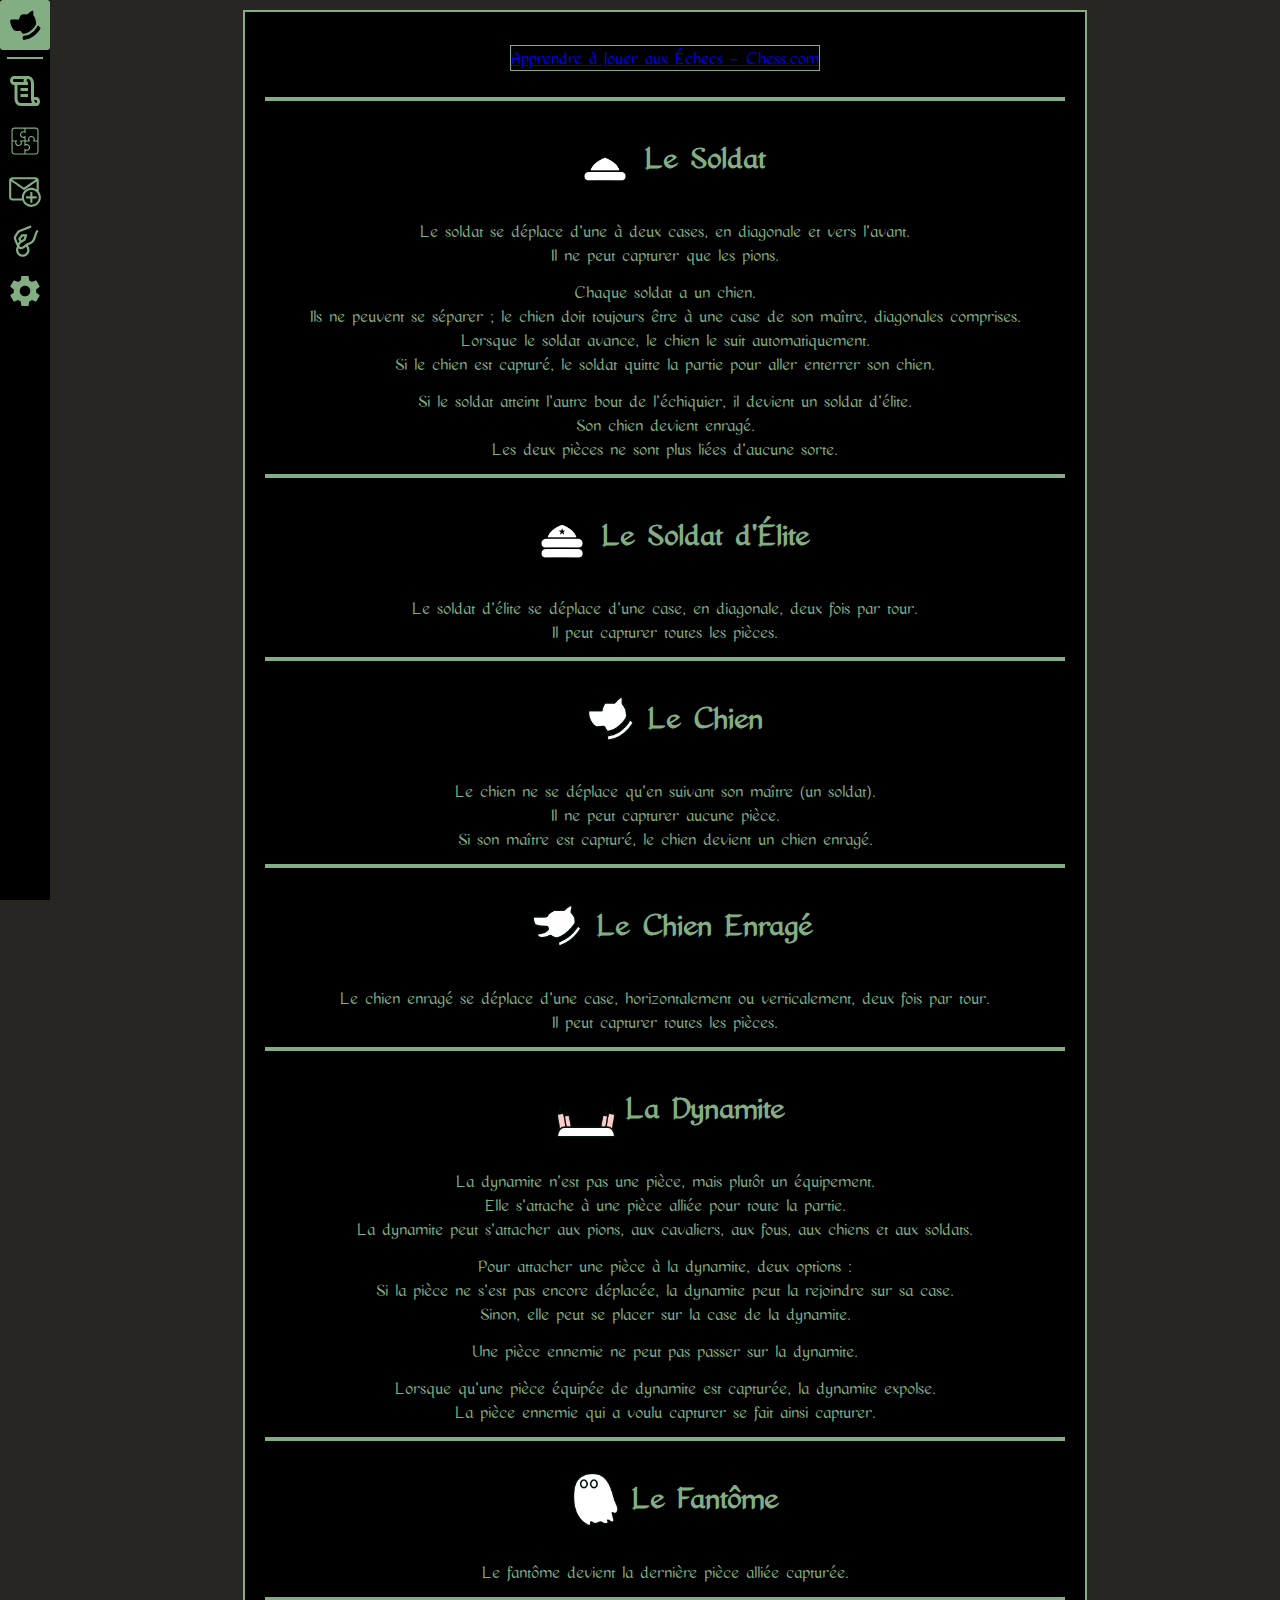
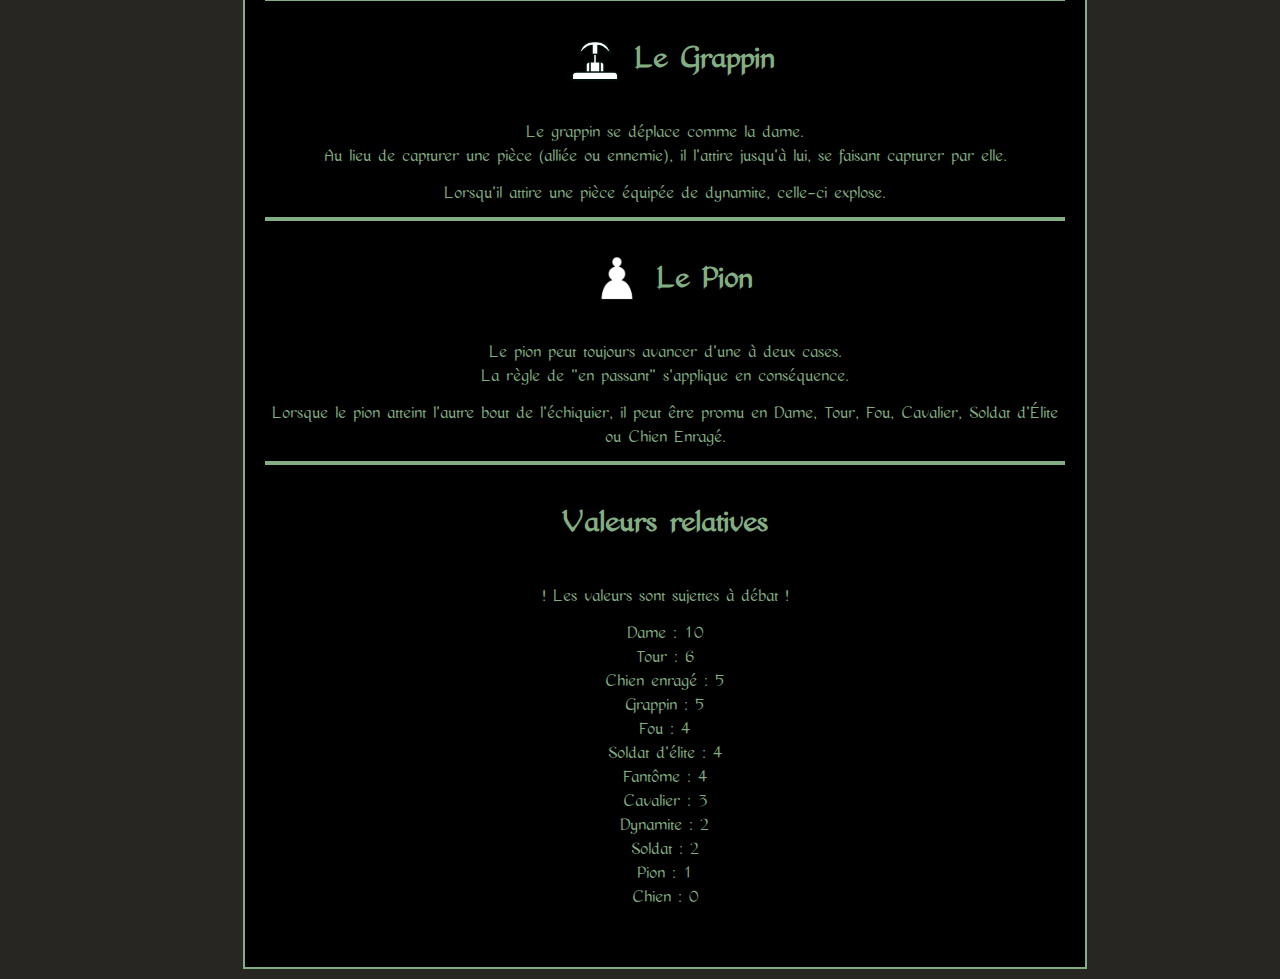
<file: rules.html>
<!DOCTYPE html>

<html lang="fr">
  <head>
    <!-- Common to all pages -->
    <meta charset="utf-8" name="viewport" content="width=device-width, initial-scale=1" />
    <link rel="icon" type="image/x-icon" href="images/logo.png" />
    <link rel="stylesheet" href="css/sharedstyle.css" />
    <link rel="stylesheet" href="css/menu.css" />
    <link rel="stylesheet" id="custom-layout" href="" />
    <link rel="stylesheet" id="custom-look" href="" />
    <!-- Specific to this page -->
    <link rel="stylesheet" href="css/rules.css" />
    <title>Iratus - Règles</title>
  </head>

  <body>
    <header>
      <div class="only-mobile" id="title" onclick="window.location.href = 'index.html'">
        <h1>Iratus</h1>
      </div>
      <div id="menu-wrapper" tabindex="0">
        <svg class="menu-bar-btn" id="menu-bar-btn-hamburger" viewBox="0 0 100 100">
          <rect class="menu-rect" x="5" y="13" width="90" height="14" rx="4"></rect>
          <rect class="menu-rect" x="5" y="43" width="90" height="14" rx="4"></rect>
          <rect class="menu-rect" x="5" y="73" width="90" height="14" rx="4"></rect>
        </svg>
        <div class="closed-for-mobile" id="menu-bar-wrapper">
          <!-- OVERLAY -->
          <div class="only-mobile" id="menu-overlay"></div>

          <!-- CLOSE MOBILE VIEW -->
          <div class="menu-panel-wrapper only-mobile" id="menu-panel-wrapper-close">
            <svg class="menu-bar-btn" id="menu-bar-btn-close" viewBox="0 0 49 49">
              <path
                d="M 12.50,10.00 C 11.86,10.00 11.22,10.24 10.73,10.73 9.76,11.71 9.76,13.29 10.73,14.26 10.73,14.26 21.47,25.00 21.47,25.00 21.47,25.00 10.73,35.73 10.73,35.73 9.76,36.71 9.76,38.29 10.73,39.27 11.71,40.24 13.29,40.24 14.27,39.27 14.27,39.27 25.00,28.53 25.00,28.53 25.00,28.53 35.73,39.27 35.73,39.27 36.71,40.24 38.29,40.24 39.27,39.27 40.24,38.29 40.24,36.71 39.27,35.73 39.27,35.73 28.53,25.00 28.53,25.00 28.53,25.00 39.27,14.26 39.27,14.26 40.24,13.29 40.24,11.71 39.27,10.73 38.29,9.76 36.71,9.76 35.73,10.73 35.73,10.73 25.00,21.47 25.00,21.47 25.00,21.47 14.27,10.73 14.27,10.73 13.78,10.24 13.14,10.00 12.50,10.00 12.50,10.00 12.50,10.00 12.50,10.00 Z"
              />
            </svg>
          </div>

          <div class="menu-delimiter only-mobile"></div>

          <!-- HOME -->
          <div class="menu-panel-wrapper" id="menu-panel-wrapper-iratus">
            <svg class="menu-bar-btn" viewBox="0 0 130 130">
              <path
                d="M 111.67,67.69 C 109.08,68.96 108.33,72.26 106.71,74.50 96.67,88.95 80.89,101.90 64.02,104.02 61.67,104.66 57.77,104.10 57.17,107.22 56.70,110.60 56.63,114.18 57.59,117.48 59.23,120.02 62.65,118.53 65.06,118.32 87.24,113.53 104.24,101.69 116.36,84.44 118.10,81.87 120.18,79.40 121.13,76.41 120.04,73.21 114.69,67.38 111.67,67.69 111.67,67.69 111.67,67.69 111.67,67.69 Z M 91.38,13.14 C 84.16,14.90 77.48,23.05 74.23,26.63 68.44,26.74 62.08,26.54 56.34,26.67 46.99,26.29 45.39,38.68 43.42,44.85 43.42,44.85 16.61,44.85 16.61,44.85 12.83,45.20 11.40,47.92 11.37,51.17 12.61,63.55 20.65,85.82 33.60,86.42 38.97,86.31 44.38,85.49 49.13,85.45 52.72,90.11 54.24,97.96 60.93,96.91 76.17,93.71 88.75,84.63 98.30,72.91 102.12,68.15 103.81,65.29 105.35,60.70 103.91,46.95 102.42,38.85 95.11,29.74 94.97,25.88 95.07,21.76 95.02,18.42 94.87,14.37 94.55,13.29 91.38,13.14 91.38,13.14 91.38,13.14 91.38,13.14 Z"
              />
            </svg>
            <h1 class="only-mobile">Iratus</h1>
          </div>

          <div class="menu-delimiter"></div>

          <!-- RULES -->
          <div class="menu-panel-wrapper" id="menu-panel-wrapper-rules" tabindex="0">
            <svg class="menu-bar-btn" id="menu-bar-btn-rules" viewBox="0 0 24 24">
              <path
                d="M 4.81,2.00 C 3.21,2.00 2.00,3.42 2.00,5.00 2.00,6.58 3.21,8.00 4.81,8.00 4.81,8.00 5.00,8.00 5.00,8.00 5.00,8.00 5.00,17.00 5.00,17.00 5.00,19.90 6.83,22.00 9.00,22.00 9.00,22.00 19.69,22.00 19.69,22.00 20.47,22.00 21.07,21.52 21.44,20.97 21.80,20.42 22.00,19.73 22.00,19.00 22.00,18.27 21.80,17.58 21.44,17.03 21.07,16.48 20.47,16.00 19.69,16.00 19.69,16.00 18.00,16.00 18.00,16.00 18.00,16.00 18.00,7.00 18.00,7.00 18.00,4.10 16.17,2.00 14.00,2.00 14.00,2.00 4.81,2.00 4.81,2.00 Z M 4.81,4.00 C 4.81,4.00 11.22,4.00 11.22,4.00 11.11,4.31 11.00,4.64 11.00,5.00 11.00,5.36 11.11,5.69 11.22,6.00 11.22,6.00 4.81,6.00 4.81,6.00 4.41,6.00 4.00,5.62 4.00,5.00 4.00,4.38 4.41,4.00 4.81,4.00 Z M 13.97,4.00 C 13.97,4.00 13.98,4.00 13.98,4.00 13.99,4.00 13.99,4.00 14.00,4.00 14.83,4.00 16.00,4.90 16.00,7.00 16.00,7.00 16.00,17.00 16.00,17.00 16.00,18.15 16.23,19.17 16.66,20.00 16.66,20.00 9.00,20.00 9.00,20.00 8.17,20.00 7.00,19.10 7.00,17.00 7.00,17.00 7.00,8.00 7.00,8.00 7.00,8.00 14.00,8.00 14.00,8.00 14.00,8.00 14.00,7.00 14.00,7.00 14.00,7.00 14.00,6.00 14.00,6.00 13.53,6.00 13.00,5.64 13.00,5.00 13.00,4.37 13.51,4.02 13.97,4.00 Z M 9.00,10.00 C 9.00,10.00 9.00,12.00 9.00,12.00 9.00,12.00 14.00,12.00 14.00,12.00 14.00,12.00 14.00,10.00 14.00,10.00 14.00,10.00 9.00,10.00 9.00,10.00 Z M 9.00,14.00 C 9.00,14.00 9.00,16.00 9.00,16.00 9.00,16.00 14.00,16.00 14.00,16.00 14.00,16.00 14.00,14.00 14.00,14.00 14.00,14.00 9.00,14.00 9.00,14.00 Z M 18.09,18.00 C 18.09,18.00 19.69,18.00 19.69,18.00 19.71,18.01 19.73,18.05 19.78,18.12 19.89,18.30 20.00,18.63 20.00,19.00 20.00,19.37 19.89,19.70 19.78,19.88 19.73,19.95 19.71,19.99 19.69,20.00 19.27,20.00 18.93,19.82 18.59,19.34 18.37,19.04 18.20,18.57 18.09,18.00 Z"
              ></path>
            </svg>
            <h1 class="only-mobile">Règles</h1>
            <div class="menu-panel">
              <h2>Règles</h2>
              <div class="menu-delimiter"></div>
              <button onclick="openLearnChess()">Les bases</button>
              <div class="menu-delimiter"></div>
              <div class="iratusrules-wrapper">
                <button class="newrules-btn" onclick="window.location.href = 'rules.html'">
                  Les nouveautés
                </button>
                <div class="rules-sub-grid">
                  <button
                    class="s"
                    onclick="window.location.href = 'rules.html#soldier-anchor'"
                  ></button>
                  <button
                    class="e"
                    onclick="window.location.href = 'rules.html#elitesoldier-anchor'"
                  ></button>
                  <button
                    class="d"
                    onclick="window.location.href = 'rules.html#dog-anchor'"
                  ></button>
                  <button
                    class="c"
                    onclick="window.location.href = 'rules.html#enrageddog-anchor'"
                  ></button>
                  <button
                    class="y"
                    onclick="window.location.href = 'rules.html#dynamite-anchor'"
                  ></button>
                  <button
                    class="f"
                    onclick="window.location.href = 'rules.html#phantom-anchor'"
                  ></button>
                  <button
                    class="g"
                    onclick="window.location.href = 'rules.html#grapple-anchor'"
                  ></button>
                  <button
                    class="p"
                    onclick="window.location.href = 'rules.html#pawn-anchor'"
                  ></button>
                </div>
              </div>
            </div>
          </div>

          <!-- PUZZLES -->
          <div class="menu-panel-wrapper" id="menu-panel-wrapper-puzzles" tabindex="0">
            <svg class="menu-bar-btn" id="menu-bar-btn-puzzles" viewBox="0 0 64 64">
              <path
                d="M 51.00,8.00 C 51.00,8.00 33.00,8.00 33.00,8.00 33.00,8.00 31.00,8.00 31.00,8.00 31.00,8.00 13.00,8.00 13.00,8.00 10.24,8.00 8.00,10.24 8.00,13.00 8.00,13.00 8.00,31.00 8.00,31.00 8.00,31.00 8.00,33.00 8.00,33.00 8.00,33.00 8.00,51.00 8.00,51.00 8.00,53.76 10.24,56.00 13.00,56.00 13.00,56.00 31.00,56.00 31.00,56.00 31.00,56.00 33.00,56.00 33.00,56.00 33.00,56.00 51.00,56.00 51.00,56.00 53.76,56.00 56.00,53.76 56.00,51.00 56.00,51.00 56.00,33.00 56.00,33.00 56.00,33.00 56.00,31.00 56.00,31.00 56.00,31.00 56.00,13.00 56.00,13.00 56.00,10.24 53.76,8.00 51.00,8.00 Z M 10.00,13.00 C 10.00,11.35 11.35,10.00 13.00,10.00 13.00,10.00 31.00,10.00 31.00,10.00 31.00,10.00 31.00,14.85 31.00,14.85 30.36,14.62 29.69,14.50 29.00,14.50 27.20,14.50 25.51,15.30 24.36,16.69 23.21,18.09 22.76,19.92 23.12,21.72 23.57,23.99 25.40,25.85 27.67,26.35 28.81,26.60 29.95,26.53 31.00,26.15 31.00,26.15 31.00,31.00 31.00,31.00 31.00,31.00 25.00,31.00 25.00,31.00 25.00,31.00 22.47,31.00 22.47,31.00 22.47,31.00 23.68,32.60 23.68,32.60 24.22,33.31 24.50,34.14 24.50,35.00 24.50,36.20 23.96,37.33 23.04,38.09 22.09,38.87 20.90,39.16 19.67,38.92 18.17,38.62 16.93,37.40 16.60,35.89 16.34,34.73 16.60,33.56 17.32,32.60 17.32,32.60 18.53,31.00 18.53,31.00 18.53,31.00 16.00,31.00 16.00,31.00 16.00,31.00 10.00,31.00 10.00,31.00 10.00,31.00 10.00,13.00 10.00,13.00 Z M 31.00,54.00 C 31.00,54.00 13.00,54.00 13.00,54.00 11.35,54.00 10.00,52.65 10.00,51.00 10.00,51.00 10.00,33.00 10.00,33.00 10.00,33.00 14.85,33.00 14.85,33.00 14.47,34.05 14.39,35.19 14.65,36.33 15.15,38.60 17.01,40.43 19.28,40.88 19.68,40.96 20.09,41.00 20.49,41.00 21.88,41.00 23.22,40.53 24.30,39.64 25.70,38.49 26.50,36.80 26.50,35.00 26.50,34.31 26.38,33.64 26.15,33.00 26.15,33.00 31.00,33.00 31.00,33.00 31.00,33.00 31.00,40.00 31.00,40.00 31.00,40.00 31.00,41.53 31.00,41.53 31.00,41.53 32.60,40.32 32.60,40.32 33.56,39.60 34.73,39.34 35.89,39.60 37.40,39.94 38.62,41.17 38.92,42.67 39.16,43.90 38.87,45.09 38.09,46.04 36.78,47.63 34.31,47.97 32.60,46.68 32.60,46.68 31.00,45.47 31.00,45.47 31.00,45.47 31.00,47.00 31.00,47.00 31.00,47.00 31.00,54.00 31.00,54.00 Z M 54.00,51.00 C 54.00,52.65 52.65,54.00 51.00,54.00 51.00,54.00 33.00,54.00 33.00,54.00 33.00,54.00 33.00,49.15 33.00,49.15 33.64,49.38 34.31,49.50 35.00,49.50 36.80,49.50 38.49,48.70 39.64,47.30 40.79,45.91 41.24,44.08 40.88,42.28 40.43,40.01 38.60,38.15 36.32,37.65 35.19,37.40 34.05,37.47 33.00,37.85 33.00,37.85 33.00,33.00 33.00,33.00 33.00,33.00 39.00,33.00 39.00,33.00 39.00,33.00 41.53,33.00 41.53,33.00 41.53,33.00 40.32,31.40 40.32,31.40 39.60,30.44 39.34,29.27 39.60,28.11 39.93,26.60 41.17,25.38 42.67,25.08 43.90,24.84 45.09,25.13 46.04,25.91 46.97,26.67 47.50,27.80 47.50,29.00 47.50,29.86 47.22,30.69 46.68,31.40 46.68,31.40 45.47,33.00 45.47,33.00 45.47,33.00 48.00,33.00 48.00,33.00 48.00,33.00 54.00,33.00 54.00,33.00 54.00,33.00 54.00,51.00 54.00,51.00 Z M 49.15,31.00 C 49.38,30.36 49.50,29.69 49.50,29.00 49.50,27.20 48.70,25.51 47.30,24.36 45.91,23.21 44.08,22.76 42.28,23.12 40.01,23.57 38.15,25.40 37.65,27.67 37.40,28.81 37.47,29.95 37.85,31.00 37.85,31.00 33.00,31.00 33.00,31.00 33.00,31.00 33.00,24.00 33.00,24.00 33.00,24.00 33.00,22.47 33.00,22.47 33.00,22.47 31.40,23.68 31.40,23.68 30.44,24.40 29.27,24.66 28.11,24.40 26.60,24.06 25.38,22.83 25.08,21.33 24.84,20.10 25.13,18.91 25.91,17.96 27.21,16.37 29.69,16.03 31.40,17.32 31.40,17.32 33.00,18.53 33.00,18.53 33.00,18.53 33.00,16.00 33.00,16.00 33.00,16.00 33.00,10.00 33.00,10.00 33.00,10.00 51.00,10.00 51.00,10.00 52.65,10.00 54.00,11.35 54.00,13.00 54.00,13.00 54.00,31.00 54.00,31.00 54.00,31.00 49.15,31.00 49.15,31.00 Z"
              ></path>
            </svg>
            <h1 class="only-mobile">Problèmes</h1>
            <div class="menu-panel">
              <h2>Problèmes</h2>
              <div class="menu-delimiter"></div>
              <div class="text">Aucun problème n'est disponible actuellement.</div>
            </div>
          </div>

          <!-- CONTACT -->
          <div class="menu-panel-wrapper" id="menu-panel-wrapper-contact" tabindex="0">
            <svg class="menu-bar-btn" id="menu-bar-btn-contact" viewBox="0 0 17 17">
              <path
                d="M 2.50,2.00 C 1.68,2.00 1.00,2.68 1.00,3.50 1.00,3.50 1.00,11.50 1.00,11.50 1.00,12.32 1.68,13.00 2.50,13.00 2.50,13.00 7.28,13.00 7.28,13.00 7.90,14.74 9.55,16.00 11.50,16.00 13.98,16.00 16.00,13.98 16.00,11.50 16.00,10.44 15.62,9.48 15.00,8.71 15.00,8.71 15.00,3.50 15.00,3.50 15.00,2.68 14.32,2.00 13.50,2.00 13.50,2.00 2.50,2.00 2.50,2.00 Z M 2.50,3.00 C 2.50,3.00 13.50,3.00 13.50,3.00 13.53,3.00 13.56,3.01 13.59,3.02 13.59,3.02 8.00,6.89 8.00,6.89 8.00,6.89 2.41,3.02 2.41,3.02 2.44,3.01 2.47,3.00 2.50,3.00 Z M 2.00,3.95 C 2.00,3.95 8.00,8.11 8.00,8.11 8.00,8.11 14.00,3.96 14.00,3.96 14.00,3.96 14.00,7.76 14.00,7.76 13.28,7.28 12.42,7.00 11.50,7.00 9.02,7.00 7.00,9.02 7.00,11.50 7.00,11.67 7.03,11.83 7.05,12.00 7.05,12.00 2.50,12.00 2.50,12.00 2.22,12.00 2.00,11.78 2.00,11.50 2.00,11.50 2.00,3.95 2.00,3.95 Z M 11.50,8.00 C 13.44,8.00 15.00,9.56 15.00,11.50 15.00,13.44 13.44,15.00 11.50,15.00 9.56,15.00 8.00,13.44 8.00,11.50 8.00,9.56 9.56,8.00 11.50,8.00 Z M 11.00,9.00 C 11.00,9.00 11.00,11.00 11.00,11.00 11.00,11.00 9.00,11.00 9.00,11.00 9.00,11.00 9.00,12.00 9.00,12.00 9.00,12.00 11.00,12.00 11.00,12.00 11.00,12.00 11.00,14.00 11.00,14.00 11.00,14.00 12.00,14.00 12.00,14.00 12.00,14.00 12.00,12.00 12.00,12.00 12.00,12.00 14.00,12.00 14.00,12.00 14.00,12.00 14.00,11.00 14.00,11.00 14.00,11.00 12.00,11.00 12.00,11.00 12.00,11.00 12.00,9.00 12.00,9.00 12.00,9.00 11.00,9.00 11.00,9.00 Z"
              ></path>
            </svg>
            <h1 class="only-mobile">Contact</h1>
            <div class="menu-panel">
              <h2>Contact</h2>
              <div class="menu-delimiter"></div>
              <button onclick="window.location.href = 'contact.html'">Envoyer un message</button>
            </div>
          </div>

          <!-- DONATIONS -->
          <div class="menu-panel-wrapper" id="menu-panel-wrapper-donations" tabindex="0">
            <svg class="menu-bar-btn" id="menu-bar-btn-donations" viewBox="0 0 16 16">
              <path
                d="M 10.50,1.07 C 10.45,1.09 10.02,1.28 9.51,1.48 9.00,1.68 8.36,1.93 7.73,2.17 7.10,2.41 6.48,2.64 5.98,2.84 5.74,2.94 5.52,3.03 5.35,3.11 5.18,3.19 5.09,3.21 4.93,3.35 4.75,3.50 4.62,3.68 4.43,3.93 4.24,4.18 4.03,4.50 3.83,4.81 3.62,5.13 3.43,5.46 3.28,5.76 3.13,6.05 3.00,6.26 3.00,6.62 3.00,6.81 3.03,6.81 3.05,6.91 3.08,7.01 3.11,7.12 3.16,7.26 3.24,7.53 3.36,7.87 3.51,8.25 3.78,8.95 4.12,9.72 4.48,10.34 4.19,10.81 4.00,11.36 4.00,11.97 4.00,13.63 5.36,15.00 7.00,15.00 8.64,15.00 10.00,13.63 10.00,11.97 10.00,11.24 9.72,10.54 9.26,10.01 9.47,9.92 9.61,9.85 9.97,9.70 10.53,9.45 11.21,9.09 11.83,8.45 11.83,8.45 11.83,8.45 11.83,8.45 12.50,7.72 12.76,6.68 13.05,5.74 13.34,4.81 13.67,4.03 14.03,3.79 14.03,3.79 13.47,2.96 13.47,2.96 12.66,3.49 12.39,4.50 12.09,5.45 11.80,6.40 11.50,7.33 11.10,7.76 10.61,8.27 10.07,8.56 9.57,8.78 9.08,8.99 8.63,9.09 8.24,9.40 7.96,9.62 7.63,9.94 7.26,10.20 6.89,10.46 6.51,10.63 6.22,10.63 5.96,10.63 5.58,10.35 5.55,10.08 5.55,10.08 5.55,10.08 5.55,10.07 5.53,9.88 5.61,9.67 5.81,9.41 6.00,9.16 6.31,8.90 6.63,8.68 7.27,8.24 7.94,7.96 7.94,7.96 8.07,7.91 8.18,7.80 8.22,7.66 8.22,7.66 8.35,7.29 8.50,6.86 8.66,6.42 8.85,5.91 8.95,5.72 8.98,5.66 9.00,5.58 9.00,5.50 9.00,5.22 8.78,5.00 8.50,5.00 8.50,5.00 6.62,5.00 6.62,5.00 6.40,5.00 6.20,5.15 6.14,5.36 6.14,5.36 5.94,6.05 5.25,6.44 5.10,6.53 5.00,6.69 5.00,6.88 5.00,6.94 5.01,7.01 5.04,7.07 5.04,7.07 5.18,7.41 5.33,7.78 5.40,7.96 5.48,8.15 5.54,8.30 5.54,8.31 5.54,8.31 5.55,8.32 5.37,8.48 5.17,8.61 5.02,8.80 4.98,8.85 4.94,8.92 4.90,8.98 4.74,8.62 4.58,8.24 4.44,7.89 4.30,7.53 4.19,7.20 4.11,6.95 4.07,6.82 4.04,6.72 4.02,6.65 4.01,6.63 4.01,6.62 4.01,6.60 4.02,6.61 4.06,6.43 4.17,6.21 4.30,5.96 4.48,5.65 4.67,5.35 4.86,5.05 5.06,4.76 5.23,4.53 5.41,4.29 5.58,4.10 5.57,4.11 5.49,4.18 5.62,4.09 5.77,4.02 5.91,3.95 6.12,3.87 6.36,3.77 6.84,3.58 7.46,3.34 8.09,3.10 8.72,2.86 9.35,2.62 9.88,2.42 10.40,2.21 10.76,2.07 11.00,1.93 11.00,1.93 10.50,1.07 10.50,1.07 Z M 6.94,6.00 C 6.94,6.00 7.77,6.00 7.77,6.00 7.70,6.19 7.63,6.33 7.56,6.52 7.44,6.86 7.38,7.04 7.34,7.16 7.21,7.22 6.83,7.42 6.37,7.69 6.33,7.59 6.30,7.50 6.26,7.40 6.17,7.18 6.14,7.11 6.08,6.98 6.54,6.59 6.82,6.27 6.94,6.00 Z M 8.41,10.56 C 8.77,10.93 9.00,11.43 9.00,11.97 9.00,13.08 8.08,14.00 7.00,14.00 5.92,14.00 5.00,13.08 5.00,11.97 5.00,11.71 5.05,11.47 5.13,11.25 5.44,11.49 5.83,11.63 6.22,11.63 6.86,11.63 7.39,11.33 7.84,11.01 8.05,10.86 8.24,10.71 8.41,10.56 Z"
              ></path>
            </svg>
            <h1 class="only-mobile">Donations</h1>
            <div class="menu-panel">
              <h2>Donations</h2>
              <div class="menu-delimiter"></div>
              <div class="text">
                Passionné d'échecs, j'ai créé Iratus afin de rendre les parties encore plus
                imprévisibles...
                <br /><br />
                Syméon Rougevin-Bâville.
              </div>
              <br />
              <button onclick="openKoFi()">Faire un don</button>
            </div>
          </div>

          <!-- SETTINGS -->
          <div class="menu-panel-wrapper" id="menu-panel-wrapper-settings" tabindex="0">
            <svg class="menu-bar-btn" id="menu-bar-btn-settings" viewBox="0 0 12 12">
              <path
                d="M 6.00,7.76 C 6.48,7.76 6.90,7.59 7.24,7.24 7.59,6.90 7.76,6.48 7.76,6.00 7.76,5.52 7.59,5.10 7.24,4.76 6.90,4.41 6.48,4.24 6.00,4.24 5.52,4.24 5.10,4.41 4.76,4.76 4.41,5.10 4.24,5.52 4.24,6.00 4.24,6.48 4.41,6.90 4.76,7.24 5.10,7.59 5.52,7.76 6.00,7.76 6.00,7.76 6.00,7.76 6.00,7.76 Z M 9.73,6.49 C 9.73,6.49 10.78,7.31 10.78,7.31 10.89,7.39 10.91,7.50 10.83,7.64 10.83,7.64 9.82,9.38 9.82,9.38 9.76,9.48 9.66,9.52 9.52,9.47 9.52,9.47 8.27,8.98 8.27,8.98 7.95,9.21 7.66,9.38 7.43,9.47 7.43,9.47 7.24,10.78 7.24,10.78 7.21,10.92 7.13,10.99 7.01,10.99 7.01,10.99 4.99,10.99 4.99,10.99 4.87,10.99 4.79,10.92 4.76,10.78 4.76,10.78 4.57,9.47 4.57,9.47 4.27,9.34 3.99,9.18 3.73,8.98 3.73,8.98 2.48,9.47 2.48,9.47 2.34,9.52 2.24,9.48 2.18,9.38 2.18,9.38 1.17,7.64 1.17,7.64 1.09,7.50 1.11,7.39 1.22,7.31 1.22,7.31 2.27,6.49 2.27,6.49 2.26,6.38 2.25,6.22 2.25,6.00 2.25,5.78 2.26,5.62 2.27,5.51 2.27,5.51 1.22,4.69 1.22,4.69 1.11,4.61 1.09,4.50 1.17,4.36 1.17,4.36 2.18,2.62 2.18,2.62 2.24,2.52 2.34,2.48 2.48,2.53 2.48,2.53 3.73,3.02 3.73,3.02 4.05,2.79 4.34,2.62 4.57,2.53 4.57,2.53 4.76,1.22 4.76,1.22 4.79,1.08 4.87,1.01 4.99,1.01 4.99,1.01 7.01,1.01 7.01,1.01 7.13,1.01 7.21,1.08 7.24,1.22 7.24,1.22 7.43,2.53 7.43,2.53 7.73,2.66 8.01,2.82 8.27,3.02 8.27,3.02 9.52,2.53 9.52,2.53 9.66,2.48 9.76,2.52 9.82,2.62 9.82,2.62 10.83,4.36 10.83,4.36 10.91,4.50 10.89,4.61 10.78,4.69 10.78,4.69 9.73,5.51 9.73,5.51 9.74,5.62 9.75,5.78 9.75,6.00 9.75,6.22 9.74,6.38 9.73,6.49 9.73,6.49 9.73,6.49 9.73,6.49 Z"
              ></path>
            </svg>
            <h1 class="only-mobile">Réglages</h1>
            <div class="menu-panel">
              <h2>Réglages</h2>

              <div class="menu-delimiter"></div>

              <div class="settings easy-read">
                <h3>Affichage</h3>
                <ul>
                  <li>
                    <label>Mode Sombre</label>
                    <label class="switch">
                      <input type="checkbox" id="toggle-dark-mode" checked />
                      <span class="slider"></span>
                    </label>
                  </li>
                  <li>
                    <label>Lecture Facile</label>
                    <label class="switch">
                      <input type="checkbox" id="toggle-easy-reading" />
                      <span class="slider"></span>
                    </label>
                  </li>
                </ul>
              </div>

              <div class="menu-delimiter"></div>

              <div class="settings easy-read">
                <h3>Expérimentations</h3>

                <ul>
                  <li>
                    <label>Couleurs</label>
                    <select id="select-look" onchange="handleExperimentalSelect('look')">
                      <option value="0">Défault</option>
                      <option value="1">1</option>
                      <option value="2">2</option>
                      <option value="3">3</option>
                      <option value="4">4</option>
                    </select>
                  </li>
                  <li>
                    <label>Agencement</label>
                    <select id="select-layout" onchange="handleExperimentalSelect('layout')">
                      <option value="0">Défault</option>
                      <option value="1">1</option>
                      <option value="2">2</option>
                      <option value="3">3</option>
                      <option value="4">4</option>
                    </select>
                  </li>
                  <li>
                    <label>Avancées</label>
                    <label class="switch">
                      <input type="checkbox" id="toggle-show-dev-settings" />
                      <span class="slider"></span>
                    </label>
                  </li>
                  <li class="dev-only">
                    <label>Mode Développeur</label>
                    <label class="switch">
                      <input type="checkbox" id="toggle-developer-mode" />
                      <span class="slider"></span>
                    </label>
                  </li>
                  <li class="dev-only">
                    <label>IA</label>
                    <label class="switch">
                      <input type="checkbox" id="toggle-ia-mode" />
                      <span class="slider"></span>
                    </label>
                  </li>
                  <li class="dev-only">
                    <button onclick="console.log('Hello world')">Generate Logs</button>
                  </li>
                  <li class="dev-only">
                    <div class="accordion">
                      <div class="accordion-btn">Console</div>
                      <div class="accordion-panel codespace">
                        <div class="accordion-content" id="logs-container">
                          <p>Console :</p>
                        </div>
                      </div>
                    </div>
                  </li>
                  <li class="dev-only">
                    <button onclick="unexistant.ghost = 2">Generate Error</button>
                  </li>
                  <li class="dev-only">
                    <div class="accordion">
                      <div class="accordion-btn">Erreurs</div>
                      <div class="accordion-panel codespace" id="errors-container">
                        <div class="accordion-content">Errors :</div>
                      </div>
                    </div>
                  </li>
                  <li class="dev-only">
                    <br />
                    <label id="version-label"></label>
                  </li>
                </ul>
              </div>
            </div>
          </div>
        </div>
      </div>
    </header>

    <div class="rules">
      <br />
      <a href="https://www.chess.com/fr/learn-how-to-play-chess" target="_blank"
        >Apprendre à Jouer aux Échecs - Chess.com</a
      >
      <br />
      <br />

      <div class="rules-sep" id="soldier-anchor"></div>
      <br />
      <div class="rules-title-div">
        <div class="showcase soldier"></div>
        <h2 class="rules-title">Le Soldat</h2>
      </div>
      <br />
      <p>Le soldat se déplace d'une à deux cases, en diagonale et vers l'avant.</p>
      <p>Il ne peut capturer que les pions.</p>
      <br />
      <p>Chaque soldat a un chien.</p>
      <p>
        Ils ne peuvent se séparer ; le chien doit toujours être à une case de son maître, diagonales
        comprises.
      </p>
      <p>Lorsque le soldat avance, le chien le suit automatiquement.</p>
      <p>Si le chien est capturé, le soldat quitte la partie pour aller enterrer son chien.</p>
      <br />
      <p>Si le soldat atteint l'autre bout de l'échiquier, il devient un soldat d'élite.</p>
      <p>Son chien devient enragé.</p>
      <p>Les deux pièces ne sont plus liées d'aucune sorte.</p>
      <br />

      <div class="rules-sep" id="elitesoldier-anchor"></div>
      <br />
      <div class="rules-title-div">
        <div class="showcase elitesoldier"></div>
        <h2 class="rules-title">Le Soldat d'Élite</h2>
      </div>
      <br />
      <p>Le soldat d'élite se déplace d'une case, en diagonale, deux fois par tour.</p>
      <p>Il peut capturer toutes les pièces.</p>
      <br />

      <div class="rules-sep" id="dog-anchor"></div>
      <br />
      <div class="rules-title-div">
        <div class="showcase dog"></div>
        <h2 class="rules-title">Le Chien</h2>
      </div>
      <br />
      <p>Le chien ne se déplace qu'en suivant son maître (un soldat).</p>
      <p>Il ne peut capturer aucune pièce.</p>
      <p>Si son maître est capturé, le chien devient un chien enragé.</p>
      <br />

      <div class="rules-sep" id="enrageddog-anchor"></div>
      <br />
      <div class="rules-title-div">
        <div class="showcase enrageddog"></div>
        <h2 class="rules-title">Le Chien Enragé</h2>
      </div>
      <br />
      <p>
        Le chien enragé se déplace d'une case, horizontalement ou verticalement, deux fois par tour.
      </p>
      <p>Il peut capturer toutes les pièces.</p>
      <br />

      <div class="rules-sep" id="dynamite-anchor"></div>
      <br />
      <div class="rules-title-div">
        <div class="showcase dynamite"></div>
        <h2 class="rules-title">La Dynamite</h2>
      </div>
      <br />
      <p>La dynamite n'est pas une pièce, mais plutôt un équipement.</p>
      <p>Elle s'attache à une pièce alliée pour toute la partie.</p>
      <p>
        La dynamite peut s'attacher aux pions, aux cavaliers, aux fous, aux chiens et aux soldats.
      </p>
      <br />
      <p>Pour attacher une pièce à la dynamite, deux options :</p>
      <p>Si la pièce ne s'est pas encore déplacée, la dynamite peut la rejoindre sur sa case.</p>
      <p>Sinon, elle peut se placer sur la case de la dynamite.</p>
      <br />
      <p>Une pièce ennemie ne peut pas passer sur la dynamite.</p>
      <br />
      <p>Lorsque qu'une pièce équipée de dynamite est capturée, la dynamite expolse.</p>
      <p>La pièce ennemie qui a voulu capturer se fait ainsi capturer.</p>
      <br />

      <div class="rules-sep" id="phantom-anchor"></div>
      <br />
      <div class="rules-title-div">
        <div class="showcase phantom"></div>
        <h2 class="rules-title">Le Fantôme</h2>
      </div>
      <br />
      <p>Le fantôme devient la dernière pièce alliée capturée.</p>
      <br />

      <div class="rules-sep" id="grapple-anchor"></div>
      <br />
      <div class="rules-title-div">
        <div class="showcase grapple"></div>
        <h2 class="rules-title">Le Grappin</h2>
      </div>
      <br />
      <p>Le grappin se déplace comme la dame.</p>
      <p>
        Au lieu de capturer une pièce (alliée ou ennemie), il l'attire jusqu'à lui, se faisant
        capturer par elle.
      </p>
      <br />
      <p>Lorsqu'il attire une pièce équipée de dynamite, celle-ci explose.</p>
      <br />

      <div class="rules-sep" id="pawn-anchor"></div>
      <br />
      <div class="rules-title-div">
        <div class="showcase pawn"></div>
        <h2 class="rules-title">Le Pion</h2>
      </div>
      <br />
      <p>Le pion peut toujours avancer d'une à deux cases.</p>
      <p>La règle de "en passant" s'applique en conséquence.</p>
      <br />
      <p>
        Lorsque le pion atteint l'autre bout de l'échiquier, il peut être promu en Dame, Tour, Fou,
        Cavalier, Soldat d'Élite ou Chien Enragé.
      </p>
      <br />

      <div class="rules-sep" id="values-anchor"></div>
      <br />
      <div class="rules-title-div">
        <h2 class="rules-title">Valeurs relatives</h2>
      </div>
      <br />
      <p>! Les valeurs sont sujettes à débat !</p>
      <br />
      <p>Dame : 10</p>
      <p>Tour : 6</p>
      <p>Chien enragé : 5</p>
      <p>Grappin : 5</p>
      <p>Fou : 4</p>
      <p>Soldat d'élite : 4</p>
      <p>Fantôme : 4</p>
      <p>Cavalier : 3</p>
      <p>Dynamite : 2</p>
      <p>Soldat : 2</p>
      <p>Pion : 1</p>
      <p>Chien : 0</p>
      <br />

      <br />
      <br />
    </div>

    <!-- Common to all pages -->
    <script type="text/javascript" src="js/sharedscript.js" defer></script>
    <script type="text/javascript" src="js/menu.js" defer></script>
    <!-- Specific to this page -->
  </body>
</html>
</file>
<file: css/sharedstyle.css>
/* FONT */

@font-face {
  font-family: "PierceRoman";
  font-display: swap;
  src: url("../font/PierceRoman.otf");
}

/* ALL-SITE STYLE */

:root {
  font-size: 10px;
  --desktop-minwidth: 500px;
  --fontfamily-main: "PierceRoman", "helvetica", sans-serif;
  --fontfamily-simple: "Segoe UI", Tahoma, Geneva, Verdana, sans-serif;
  --header-height: 5rem;
  --select-height: 2.2em;
  /* colors */
  --accessible: rgba(0, 0, 0, 0.2);
  --dark: rgb(40, 38, 35);
  --darker: black;
  --disabled: rgb(143, 143, 143);
  --light: rgb(150, 150, 150);
  --lighter: white;
  --lighter-dark: rgb(118, 118, 118);
  --light-dark: rgb(64, 64, 64);
  --light-green: rgb(131, 174, 131);
  --menu-bar-width: 20rem;
  --overlay-color: rgba(0, 0, 0, 0.5);
  --special-color: rgb(131, 174, 131);
  --selected: rgba(255, 255, 0, 0.5);
}

button,
div,
svg {
  -webkit-tap-highlight-color: transparent;
  -webkit-touch-callout: none;
  -webkit-user-select: none;
  -khtml-user-select: none;
  -moz-user-select: none;
  -ms-user-select: none;
  user-select: none;
}

body {
  --body-margin: 1rem;
  background-color: var(--dark);
  font-family: var(--fontfamily-main);
  margin: var(--body-margin);
  margin-top: calc(var(--body-margin) + var(--header-height));
  overflow-x: clip;
  overflow-y: scroll;
}

@media (min-width: 614px) {
  body {
    margin-left: calc(var(--body-margin) + var(--menu-bar-width));
    margin-top: var(--body-margin);
  }

  .only-mobile {
    display: none !important;
  }
}

/* LIGHT / DARK MODE */

body.animating-dark-mode,
body.animating-dark-mode * {
  transition: background-color 1s, box-shadow 1s, color 1s, fill 1s;
}

body.light-mode {
  /* colors */
  --dark: rgb(180, 180, 180);
  --darker: rgb(131, 131, 131);
  --disabled: rgb(168, 168, 168);
  --light: rgb(90, 90, 90);
  --light-dark: rgb(150, 150, 150);
  --light-green: rgb(0, 0, 0);
  --special-color: rgb(129, 73, 136);
}

body.easy-reading {
  font-family: var(--fontfamily-simple);
}

body:not(.dev-mode) .dev-only {
  display: none !important;
}

/* gpt */
.switch {
  --switch-width: 4.5em;
  flex-shrink: 0;
  position: relative;
  display: inline-block;
  width: var(--switch-width);
  height: var(--select-height);
}

.switch input {
  opacity: 0;
  width: 0;
  height: 0;
}

.slider {
  border-radius: var(--select-height);
  position: absolute;
  cursor: pointer;
  top: 0;
  left: 0;
  right: 0;
  bottom: 0;
  background-color: var(--light-dark);
  transition: 0.4s;
}

.slider:before {
  border-radius: 100%;
  position: absolute;
  content: "";
  height: calc(var(--select-height) * 0.7);
  width: calc(var(--select-height) * 0.7);
  left: calc(var(--select-height) * 0.15);
  bottom: calc(var(--select-height) * 0.15);
  background-color: white;
  transition: 0.4s;
}

input:checked + .slider {
  background-color: var(--special-color);
}

input:checked + .slider:before {
  transform: translateX(calc(var(--switch-width) - var(--select-height)));
}

/* BUTTON */

button {
  background-color: var(--darker);
  border: 0;
  color: var(--light-green);
  cursor: pointer;
  font-family: inherit;
  user-select: none;
  -webkit-tap-highlight-color: transparent;
}

button:active,
button:hover {
  background-color: var(--light-green);
  color: var(--darker);
}

button:disabled {
  background-color: var(--disabled);
  color: var(--light-dark);
  cursor: auto;
}

/* SELECT -- credits to chess.com */

:root {
  --arrowPosition: 1rem;
  --border-color: black;
  --borderFocus: hsla(0, 0%, 100%, 0.3);
}

select {
  --arrowPosition: 1rem;
  -webkit-appearance: none;
  -moz-appearance: none;
  appearance: none;
  background-color: var(--light-dark);
  border: 1px solid var(--lighter-dark);
  border-radius: 0.3rem;
  color: var(--light-green);
  cursor: pointer;
  font-size: 1em;
  line-height: 1.2;
  padding: 0.4rem calc(var(--arrowPosition) + 2rem) 0.4rem 0.8rem;
  position: relative;
  width: 100%;
}

select::-ms-expand {
  display: none;
}

select:-moz-focusring {
  color: transparent;
  text-shadow: 0 0 0 #000;
}

select[multiple] {
  padding: 0 !important;
}

select[multiple] option {
  padding: 0.4rem 1rem;
}

select:not([multiple]) {
  background-image: linear-gradient(45deg, transparent 49.8%, var(--light-green) 0),
    linear-gradient(135deg, var(--light-green) 49.8%, transparent 0);
  background-position: calc(100% - var(--arrowPosition) - 0.5rem) 50%,
    calc(100% - var(--arrowPosition)) 50%;
  background-repeat: no-repeat;
  background-size: 0.5rem 0.5rem, 0.5rem 0.5rem;
  height: var(--select-height);
}

select:not([multiple]) option {
  background-color: var(--light-dark);
  color: var(--light-green);
}

select:not([multiple]) optgroup {
  color: var(--light-green);
}

select:disabled {
  background-color: red;
  cursor: not-allowed;
  opacity: 1;
}

select:focus:not(:disabled),
select:hover:not(:disabled) {
  border-color: var(--borderFocus);
  color: var(--light-green);
}

/* SCROLLBAR */

/* width */
::-webkit-scrollbar {
  width: 0.8rem;
}

/* Track */
::-webkit-scrollbar-track {
  background: #00000030;
}

/* Handle */
::-webkit-scrollbar-thumb {
  background: var(--dark);
}

/* Handle on hover */
::-webkit-scrollbar-thumb:hover {
  background: var(--darker);
}

/* ACCORDION - credits to w3schools.com */

.accordion {
  display: flex;
  flex-direction: column;
  width: 100%;
}

.accordion-btn {
  background-color: var(--light-dark);
  border: 1px solid var(--lighter-dark);
  border-radius: 3px;
  color: var(--light-green);
  cursor: pointer;
  /* font-size: 0.5em; */
  padding: 0.4rem 0.8rem;
  position: relative;
  /* width: 100%; */
  /* text-align: left; */
  /* border: none; */
  outline: none;
  /* transition: 0.4s; */
}

.accordion-btn.active {
  background-color: var(--light-green);
  color: var(--darker);
}

.accordion-btn:after {
  content: "\02795"; /* Unicode character for "plus" sign (+) */
  content: "+";
  font-size: 1.2em;
  font-weight: bold;
  color: var(--light-green);
  color: inherit;
  height: 100%;
  right: 0.6em;
  position: absolute;
  top: 0;
  /* transform: translateX(-50%); */
}

.accordion-btn.active:after {
  content: "-"; /* Unicode character for "minus" sign (-) */
  right: 0.7em;
}

.accordion-panel {
  background-color: transparent;
  color: blue;
  max-height: 0;
  overflow: hidden;
  padding: 0 1em;
  transition: max-height 0.2s ease-out;
}

.accordion-content {
  font-size: 0.7em;
  padding: 1em 0;
  width: 100%;
}

/* INPUT */

textarea,
input {
  background-color: var(--light-dark);
  border: 1px solid var(--lighter-dark);
  color: white;
  /* color: var(--lighter-dark); */
}

textarea.invalid,
input.invalid {
  border-color: red;
}

/* CODESPACE */

.easy-read {
  font-family: var(--fontfamily-simple);
}

.codespace {
  background-color: var(--darker);
  color: var(--lighter);
  font-family: monospace;
}

/* VERSION LABEL */

#version-label {
  text-align: center;
  width: 100%;
}
</file>
<file: css/menu.css>
/* HEADER */

header {
  background-color: var(--darker);
  display: flex;
  height: var(--header-height);
  justify-content: center;
  left: 0;
  position: absolute;
  top: 0;
  width: 100%;
  z-index: 10;
}

@media (min-width: 614px) {
  header {
    align-items: normal;
    flex-direction: column;
    justify-content: normal;
    height: 100%;
    position: fixed;
    width: var(--header-height);
  }
}

/* HEADER TITLE */

#title {
  align-items: center;
  border-radius: 3px;
  display: flex;
  height: 100%;
  padding: 0 1em;
}

#title:active {
  background-color: var(--light-green);
}

#title h1 {
  color: var(--light-green);
  font-size: 4.2em;
  font-weight: normal;
  /* height: 100%; */
  margin: 0;
  margin-block-start: 0;
  margin-block-end: 0;
}

#title:active h1 {
  color: var(--darker);
}

/* MENU WRAPPER */

#menu-wrapper {
  left: 0;
  position: absolute;
  top: 0;
}

/* MENU BAR TRIGGER */
/* 
  Hamburger button
  When screen >= 614px : hidden
*/

@media (min-width: 614px) {
  #menu-bar-btn-hamburger {
    display: none;
  }
}

/* MENU BAR WRAPPER */
/* 
  When screen >= 614px : thin
*/

#menu-bar-wrapper {
  /* --menu-bar-width: 20rem; */
  background-color: var(--darker);
  height: 100%;
  left: 0;
  position: fixed;
  top: 0;
  width: var(--menu-bar-width);
}

@media (min-width: 614px) {
  :root {
    --menu-bar-width: var(--header-height);
  }
}

/* closed-for-mobile : state switched by menu-bar-btn-hamburger */

#menu-bar-wrapper.closed-for-mobile {
  display: none;
}

@media (min-width: 614px) {
  #menu-bar-wrapper.closed-for-mobile {
    display: block;
  }
}

/* MENU OVERLAY */

#menu-overlay {
  background-color: rgba(0, 0, 0, 0.2);
  height: 100vh;
  left: var(--menu-bar-width);
  position: fixed;
  top: 0;
  width: 100%;
}

/* MENU PANEL WRAPPER */

.menu-panel-wrapper {
  border-radius: 3px;
  cursor: pointer;
  display: flex;
  height: 5rem;
}

@media (min-width: 614px) {
  .menu-panel-wrapper {
    cursor: unset;
  }
}

.menu-panel-wrapper h1 {
  color: var(--light-green);
  font-size: 2.4em;
  font-weight: normal;
  margin: auto 1rem;
}

/* MENU PANEL WRAPPER - CLOSE */

#menu-panel-wrapper-close {
  width: 5rem;
}

/* MENU PANEL WRAPPER - IRATUS */

#menu-panel-wrapper-iratus:active {
  background-color: var(--light-green);
}

#menu-panel-wrapper-iratus:active .menu-bar-btn {
  background-color: var(--light-green);
  fill: var(--darker);
}

#menu-panel-wrapper-iratus:active h1 {
  color: var(--darker);
}

/* MENU BAR BUTTON */

.menu-bar-btn {
  border-radius: 3px;
  cursor: pointer;
  fill: var(--light-green);
  flex-shrink: 0;
  height: 3.6rem;
  left: 0;
  padding: 0.7rem;
  position: relative;
  width: 3.6rem;
}

.menu-panel-wrapper.selected-panel .menu-bar-btn {
  background-color: var(--light-green);
  fill: var(--darker);
}

@media (min-width: 614px) {
  .menu-panel-wrapper:hover .menu-bar-btn {
    background-color: var(--light-green);
    fill: var(--darker);
  }
}

.menu-bar-btn:focus {
  outline: none;
}

/* MENU PANEL */

.menu-panel {
  --menu-panel-width: min(calc(100vw - 14rem), 30rem);
  background-color: var(--dark);
  box-shadow: 0.6em -0em 1em var(--darker);
  color: var(--light-green);
  display: none;
  font-size: 1.5em;
  bottom: 0;
  left: 5rem;
  overflow-y: scroll;
  padding: 1em;
  position: absolute;
  top: 0;
  width: var(--menu-panel-width);
}

@media (min-width: 614px) {
  .menu-panel {
    /* font-size: 2em; */
  }
}

.menu-panel-wrapper.selected-panel .menu-panel {
  display: block;
}

@media (min-width: 614px) {
  .menu-panel-wrapper:hover .menu-panel {
    display: block;
  }
}

/*






*/

/* NOT SORTED YET */

/* DESKTOP & MOBILE - TODO : SORT */

.menu-delimiter {
  background-color: var(--light-green);
  height: 2px;
  margin: 0.7rem;
  width: 3.6rem;
}

.menu-panel h2 {
  font-size: 2em;
  margin: 0;
  text-align: center;
}

.menu-panel .text {
  font-size: 2.1rem;
}

.menu-panel .menu-delimiter {
  margin: 2em 0 01em 0;
  width: 100%;
}

.menu-panel p {
  /* font-size: 4em; */
  margin: 0;
}

.menu-panel button {
  font-size: 2em;
  margin: 0;
  padding: 0.3em 0.3em;
  width: 100%;
}

/* RULES */

.iratusrules-wrapper {
  /* height: 59px; */
  height: calc(59px + 0.3em + var(--menu-panel-width));
  overflow-y: hidden;
  position: relative;
  transition: height 1s;
}

@media (min-width: 614px) {
  .iratusrules-wrapper:not(:hover) {
    height: 59px;
  }
}

.iratusrules-wrapper .newrules-btn {
  position: relative;
  z-index: 2;
}

.iratusrules-wrapper .rules-sub-grid {
  bottom: 0;
  display: grid;
  gap: 0.3em;
  grid-template-columns: repeat(3, 1fr);
  position: absolute;
  width: 100%;
}

.iratusrules-wrapper .rules-sub-grid button {
  background-color: transparent;
  background-repeat: no-repeat;
  background-size: contain;
  margin: 0;
  padding-bottom: 100%;
  padding-top: 0;
}

.iratusrules-wrapper .rules-sub-grid button.s {
  background-image: url("../images/bs.png");
}

.iratusrules-wrapper .rules-sub-grid button.s:hover {
  background-image: url("../images/ws.png");
}

.iratusrules-wrapper .rules-sub-grid button.e {
  background-image: url("../images/be.png");
}

.iratusrules-wrapper .rules-sub-grid button.e:hover {
  background-image: url("../images/we.png");
}

.iratusrules-wrapper .rules-sub-grid button.d {
  background-image: url("../images/bd.png");
}

.iratusrules-wrapper .rules-sub-grid button.d:hover {
  background-image: url("../images/wd.png");
}

.iratusrules-wrapper .rules-sub-grid button.c {
  background-image: url("../images/bc.png");
}

.iratusrules-wrapper .rules-sub-grid button.c:hover {
  background-image: url("../images/wc.png");
}

.iratusrules-wrapper .rules-sub-grid button.y {
  background-image: url("../images/by.png");
}

.iratusrules-wrapper .rules-sub-grid button.y:hover {
  background-image: url("../images/wy.png");
}

.iratusrules-wrapper .rules-sub-grid button.f {
  background-image: url("../images/bf.png");
}

.iratusrules-wrapper .rules-sub-grid button.f:hover {
  background-image: url("../images/wf.png");
}

.iratusrules-wrapper .rules-sub-grid button.g {
  background-image: url("../images/bg.png");
}

.iratusrules-wrapper .rules-sub-grid button.g:hover {
  background-image: url("../images/wg.png");
}

.iratusrules-wrapper .rules-sub-grid button.p {
  background-image: url("../images/bp.png");
}

.iratusrules-wrapper .rules-sub-grid button.p:hover {
  background-image: url("../images/wp.png");
}

/* SETTINGS */

.settings h3 {
  margin-top: 0;
}

.settings ul {
  display: flex;
  flex-direction: column;
  margin: 0;
  padding: 0;
}

.settings li {
  display: flex;
  justify-content: space-between;
  margin-bottom: 10px;
}

.settings label {
  margin: auto 0;
}

.settings select {
  width: 60%;
}

.settings p:not(:last-child) {
  margin-bottom: 1em;
}
</file>
<file: css/index.css>
#index-content {
  display: flex;
  flex-wrap: wrap;
  justify-content: center;
}

.tools-wrapper {
  color: var(--light-green);
  font-size: 1.5em;
  margin-top: calc(var(--body-margin) * 3);
  margin-bottom: 20em;
}

@media (min-width: 614px) {
  .tools-wrapper {
    /* font-size: 2.5em; */
  }
}

.tools-wrapper.at-right {
  margin-left: calc(var(--body-margin) * 3);
  margin-top: 0;
  margin-bottom: 0;
  width: 400px;
}

.tools-line-filler {
  width: 100%;
  margin-bottom: 3rem;
}

.tools-controls {
  display: flex;
  height: 6rem;
}

.tools-controls button {
  font-size: 3.5rem;
  padding: 0;
  transition: background-color 0.2s;
  width: 100%;
}

@media only screen and (min-width: 614px) {
  .tools-controls button:active {
    font-size: 3rem;
  }
}

.tools-wrapper .accordion-panel {
  padding: 0;
}

.tools-wrapper .accordion-content {
  box-sizing: border-box;
  /* display: flex; */
  padding: 0 2px;
  position: relative;
  width: 100%;
}

.tools-wrapper .accordion-content input,
.tools-wrapper .accordion-content textarea {
  box-sizing: border-box;
  padding: 0.6em 1em;
  position: relative;
  resize: none;
  width: 100%;
  z-index: 2;
}

.tools-wrapper .tools-ie-buttons {
  display: flex;
}

.tools-wrapper .tools-ie-buttons button {
  border-radius: 3px;
  font-size: 1.7em;
  padding: 0.5em 0;
  width: 33.3%;
}
.tools-wrapper .tools-ie-buttons button:not(:first-child) {
  margin-left: 0.5em;
}
</file>
<file: css/game.css>
/* TESTING */

/* GAME WRAPPER */

#game-wrapper {
  --player-info-height: 3.2rem;
  /* background-color: var(--light-dark); */
  flex: 0;
  margin: 0 auto;
  width: fit-content;
}

@media (min-width: 614px) {
  #game-wrapper {
    --player-info-height: 4rem;
    margin: 0;
  }
}

/* ORDERS */

.player-info.w {
  order: 0;
}

.board {
  order: 1;
}

.player-info.b {
  order: 2;
}

.rotation-black .player-info.b,
.rotation-board.black-to-move .player-info.b {
  order: 0;
}

.rotation-black .board,
.rotation-board.black-to-move .board {
  order: 1;
}

.rotation-black .player-info.w,
.rotation-board.black-to-move .player-info.w {
  order: 2;
}

/* CAPTURED PIECES */

.player-info {
  /* border: 2px solid black; */
  display: flex;
  flex-direction: row;
  align-items: center;
  height: var(--player-info-height);
  /* padding: .2rem; */
}

.player-info .captured-piece {
  background-size: contain;
  height: 80%;
  margin-left: -1.9rem;
}

.player-info .captured-piece.first {
  /* margin-left: -0.2rem; */
  margin-left: 0;
}

.player-info .captured-piece.y {
  margin-top: -0.2rem;
}

.player-info.b .captured-piece {
  /* Contour blanc */
  -webkit-filter: drop-shadow(0 0 1px white) drop-shadow(0 0 1px white);
  filter: drop-shadow(0 0 1px white) drop-shadow(0 0 1px white);
}

.player-info.w .captured-piece {
  /* Contour noir */
  -webkit-filter: drop-shadow(0 0 1px black) drop-shadow(0 0 1px black);
  filter: drop-shadow(0 0 1px black) drop-shadow(0 0 1px black);
}

.player-info p {
  color: var(--lighter-dark);
  font-family: var(--fontfamily-simple);
  font-size: 1.7em;
}

/* BOARD */

#board-single {
  --coords-margin: 0.3;
  --square-size-byheight: calc(
    (100vh - 4 * var(--body-margin) - var(--player-info-height) * 2) / (10 + var(--coords-margin))
  );
  --square-size-bywidth: calc((100vw - 2 * var(--body-margin)) / (8 + var(--coords-margin)));
  --square-size: min(80px, var(--square-size-byheight), var(--square-size-bywidth));
  background-image: url("../images/iratusboard-small.jpg");
  background-repeat: no-repeat;
  background-size: 100%;
  contain: layout;
  height: calc(var(--square-size) * 10);
  margin: var(--body-margin) 0;
  position: relative;
  -webkit-user-select: none;
  -moz-user-select: none;
  user-select: none;
  width: calc(var(--square-size) * 8);
}

#board-single:focus-within {
  outline: none;
}

@media only screen and (min-width: 614px) {
  #board-single {
    --square-size-bywidth: calc(
      (100vw - var(--menu-bar-width) - 2 * var(--body-margin)) / (8 + var(--coords-margin))
    );
    background-image: url("../images/iratusboard.png");
  }
}

#board-single .piece {
  background-repeat: no-repeat;
  background-size: 100%;
  cursor: pointer;
  cursor: grab;
  cursor: -webkit-grab;
  height: 10%;
  left: 0;
  overflow: hidden;
  position: absolute;
  top: 0;
  touch-action: none;
  width: 12.5%;
  will-change: transform;
  z-index: 2;
}

#board-single.animated .piece {
  transition: transform 0.1s ease;
}

#board-single .piece.dragging {
  cursor: grabbing;
  cursor: -webkit-grabbing;
  transition: none;
  z-index: 3;
}

#board-single .square {
  position: absolute;
  top: 0;
  left: 0;
  width: 12.5%;
  height: 10%;
  /* pointer-events: none; */
}

#board-single .square.selected {
  background-color: var(--selected);
  opacity: 0.5;
}

#board-single .square.accessible {
  background: radial-gradient(var(--accessible) 25%, rgba(0, 0, 0, 0) 0%);
  /* pointer-events: auto; */
}

#board-single .square.captureable {
  background: radial-gradient(
    transparent 59%,
    var(--accessible) 59%,
    var(--accessible) 69%,
    transparent 0%
  );
}

#board-single .phantom {
  opacity: 0.5;
}

/* COORDINATES */

#board-single {
  margin-left: calc(var(--square-size) * var(--coords-margin));
  margin-bottom: calc(var(--square-size) * var(--coords-margin) + var(--body-margin));
}

.coordinates {
  position: absolute;
  transform: translate(-4.5%, 3.2%);
}

.coordinates.hidden {
  display: none;
}

.coordinates text {
  fill: var(--light);
  font-weight: 600;
}

/* BOARD OVERLAY  TODO : more usages */

.board-overlay {
  background-color: var(--overlay-color);
  height: 100%;
  max-height: 0;
  opacity: 0;
  position: relative;
  width: 100%;
  z-index: 3;
}

.board-overlay.show {
  max-height: unset;
  opacity: 1;
  transition: opacity 0.3s ease-in-out;
}

/* PROMOTION */

.promotion-wrapper {
  background-color: rgba(0, 0, 0, 0.5);
  display: none;
  height: 100%;
  position: relative;
  width: 100%;
  z-index: 3;
}

.promotion-window {
  background-color: var(--light-green);
  border-radius: 3px;
  bottom: 0;
  box-shadow: 3px 3px 10px rgb(0 0 0 / 45%);
  display: flex;
  flex-direction: column-reverse;
  height: 65%;
  left: 0;
  position: absolute;
  top: auto;
  width: 12.5%;
  z-index: 3;
  cursor: pointer;
}

.promotion-window .promotion-cancel {
  height: calc(var(--square-size) / 2);
  display: flex;
  justify-content: center;
}

.promotion-window .promotion-cancel p {
  color: var(--darker);
  height: 100%;
  font-size: min(2.5rem, var(--square-size) / 2.3);
  margin: 0;
}

.promotion-window .promotion-piece {
  height: var(--square-size);
  background-size: contain;
}

.rotation-pieces.black-to-move .promotion-piece {
  transform: rotate(180deg);
}

.promotion-window.top {
  top: 0;
  bottom: auto;
}

.promotion-window.top .q {
  order: 6;
}

.promotion-window.top .n {
  order: 5;
}

.promotion-window.top .r {
  order: 4;
}

.promotion-window.top .b {
  order: 3;
}

.promotion-window.top .c {
  order: 2;
}

.promotion-window.top .e {
  order: 1;
}

.promotion-window.top .promotion-cancel {
  order: 0;
}

/* GAME OVER */

#game-over {
  align-items: center;
  background-color: var(--light-green);
  border-radius: 0.6rem;
  box-shadow: 0 0.3rem 0.63rem 0.07rem rgb(0 0 0 / 40%);
  display: flex;
  flex-direction: column;
  font-size: calc(var(--square-size) / 4);
  height: calc(var(--square-size) * 8 * 0.8);
  left: 50%;
  max-height: 0;
  opacity: 0;
  overflow: hidden;
  position: absolute;
  top: 18%;
  transform: translateX(-50%);
  width: calc(var(--square-size) * 8 * 0.8);
  z-index: 4;
}

#game-over.show {
  max-height: unset;
  opacity: 1;
  transition: opacity 0.3s ease-in-out;
}

.light-mode #game-over {
  background-color: var(--light-dark);
}

#game-over h2 {
  font-size: 2.7em;
  flex: 1 1 auto;
  margin: 0.4em 1.5em;
  text-align: center;
}

#game-over p {
  font-size: 2em;
  flex: 5 1 auto;
  margin: 0;
  margin-bottom: 0.4em;
}

#game-over div {
  background-repeat: no-repeat;
  background-size: contain;
  flex: 5 1 auto;
  height: 8em;
  margin-top: -1.2em;
  width: 8em;
}

#game-over button {
  border: 2px solid black;
  border-radius: 3px;
  font-size: calc(var(--square-size) * 0.5);
  margin-bottom: 0.5em;
  padding: 0.1em 0.5em;
  user-select: none;
}

#game-over .game-over-close {
  /* 'X' close icon - mobile version only */
  position: absolute;
  margin: 5px;
  padding: 0;
  right: 0;
  top: 0;
  height: 1.5em;
  width: 1.5em;
  /* image replacement */
  overflow: hidden;
  color: transparent;
  white-space: nowrap;
}

#game-over .game-over-close::after,
#game-over .game-over-close::before {
  /* this is the 'X' icon */
  content: "";
  position: absolute;
  left: 50%;
  top: 50%;
  bottom: auto;
  right: auto;
  -webkit-transform: translateX(-50%) translateY(-50%);
  -moz-transform: translateX(-50%) translateY(-50%);
  -ms-transform: translateX(-50%) translateY(-50%);
  -o-transform: translateX(-50%) translateY(-50%);
  transform: translateX(-50%) translateY(-50%);
  height: 20px;
  width: 2px;
  background-color: var(--light-green);
}

#game-over .game-over-close::after {
  -webkit-transform: translateX(-50%) translateY(-50%) rotate(45deg);
  -moz-transform: translateX(-50%) translateY(-50%) rotate(45deg);
  -ms-transform: translateX(-50%) translateY(-50%) rotate(45deg);
  -o-transform: translateX(-50%) translateY(-50%) rotate(45deg);
  transform: translateX(-50%) translateY(-50%) rotate(45deg);
}

#game-over .game-over-close::before {
  -webkit-transform: translateX(-50%) translateY(-50%) rotate(316deg);
  -moz-transform: translateX(-50%) translateY(-50%) rotate(-45deg);
  -ms-transform: translateX(-50%) translateY(-50%) rotate(-45deg);
  -o-transform: translateX(-50%) translateY(-50%) rotate(-45deg);
  transform: translateX(-50%) translateY(-50%) rotate(-45deg);
}

#game-over .game-over-close:hover::after,
#game-over .game-over-close:hover::before {
  background-color: var(--darker);
}

/* Game Error */

.error-container {
  align-items: center;
  display: flex;
  flex-direction: column;
  font-size: calc(var(--square-size) / 4);
  height: 100%;
  justify-content: center;
  left: 0;
  position: absolute;
  top: 0;
  width: 100%;
  z-index: 3;
}

.error-message {
  font-size: 3em;
  text-align: center;
}

.error-button {
  border: 2px solid black;
  border-radius: 3px;
  font-size: 3em;
  margin-bottom: 0.5em;
  padding: 0.1em 0.5em;
  user-select: none;
}

/* SQUARE-XX */

.square-0 {
  transform: translate(000%, 000%);
}

.rotation-black .square-0,
.rotation-board.black-to-move .square-0 {
  transform: translate(700%, 900%);
}

.square-10 {
  transform: translate(100%, 000%);
}

.rotation-black .square-10,
.rotation-board.black-to-move .square-10 {
  transform: translate(600%, 900%);
}

.square-20 {
  transform: translate(200%, 000%);
}

.rotation-black .square-20,
.rotation-board.black-to-move .square-20 {
  transform: translate(500%, 900%);
}

.square-30 {
  transform: translate(300%, 000%);
}

.rotation-black .square-30,
.rotation-board.black-to-move .square-30 {
  transform: translate(400%, 900%);
}

.square-40 {
  transform: translate(400%, 000%);
}

.rotation-black .square-40,
.rotation-board.black-to-move .square-40 {
  transform: translate(300%, 900%);
}

.square-50 {
  transform: translate(500%, 000%);
}

.rotation-black .square-50,
.rotation-board.black-to-move .square-50 {
  transform: translate(200%, 900%);
}

.square-60 {
  transform: translate(600%, 000%);
}

.rotation-black .square-60,
.rotation-board.black-to-move .square-60 {
  transform: translate(100%, 900%);
}

.square-70 {
  transform: translate(700%, 000%);
}

.rotation-black .square-70,
.rotation-board.black-to-move .square-70 {
  transform: translate(000%, 900%);
}

.square-1 {
  transform: translate(000%, 100%);
}

.rotation-black .square-1,
.rotation-board.black-to-move .square-1 {
  transform: translate(700%, 800%);
}

.square-11 {
  transform: translate(100%, 100%);
}

.rotation-black .square-11,
.rotation-board.black-to-move .square-11 {
  transform: translate(600%, 800%);
}

.square-21 {
  transform: translate(200%, 100%);
}

.rotation-black .square-21,
.rotation-board.black-to-move .square-21 {
  transform: translate(500%, 800%);
}

.square-31 {
  transform: translate(300%, 100%);
}

.rotation-black .square-31,
.rotation-board.black-to-move .square-31 {
  transform: translate(400%, 800%);
}

.square-41 {
  transform: translate(400%, 100%);
}

.rotation-black .square-41,
.rotation-board.black-to-move .square-41 {
  transform: translate(300%, 800%);
}

.square-51 {
  transform: translate(500%, 100%);
}

.rotation-black .square-51,
.rotation-board.black-to-move .square-51 {
  transform: translate(200%, 800%);
}

.square-61 {
  transform: translate(600%, 100%);
}

.rotation-black .square-61,
.rotation-board.black-to-move .square-61 {
  transform: translate(100%, 800%);
}

.square-71 {
  transform: translate(700%, 100%);
}

.rotation-black .square-71,
.rotation-board.black-to-move .square-71 {
  transform: translate(000%, 800%);
}

.square-2 {
  transform: translate(000%, 200%);
}

.rotation-black .square-2,
.rotation-board.black-to-move .square-2 {
  transform: translate(700%, 700%);
}

.square-12 {
  transform: translate(100%, 200%);
}

.rotation-black .square-12,
.rotation-board.black-to-move .square-12 {
  transform: translate(600%, 700%);
}

.square-22 {
  transform: translate(200%, 200%);
}

.rotation-black .square-22,
.rotation-board.black-to-move .square-22 {
  transform: translate(500%, 700%);
}

.square-32 {
  transform: translate(300%, 200%);
}

.rotation-black .square-32,
.rotation-board.black-to-move .square-32 {
  transform: translate(400%, 700%);
}

.square-42 {
  transform: translate(400%, 200%);
}

.rotation-black .square-42,
.rotation-board.black-to-move .square-42 {
  transform: translate(300%, 700%);
}

.square-52 {
  transform: translate(500%, 200%);
}

.rotation-black .square-52,
.rotation-board.black-to-move .square-52 {
  transform: translate(200%, 700%);
}

.square-62 {
  transform: translate(600%, 200%);
}

.rotation-black .square-62,
.rotation-board.black-to-move .square-62 {
  transform: translate(100%, 700%);
}

.square-72 {
  transform: translate(700%, 200%);
}

.rotation-black .square-72,
.rotation-board.black-to-move .square-72 {
  transform: translate(000%, 700%);
}

.square-3 {
  transform: translate(000%, 300%);
}

.rotation-black .square-3,
.rotation-board.black-to-move .square-3 {
  transform: translate(700%, 600%);
}

.square-13 {
  transform: translate(100%, 300%);
}

.rotation-black .square-13,
.rotation-board.black-to-move .square-13 {
  transform: translate(600%, 600%);
}

.square-23 {
  transform: translate(200%, 300%);
}

.rotation-black .square-23,
.rotation-board.black-to-move .square-23 {
  transform: translate(500%, 600%);
}

.square-33 {
  transform: translate(300%, 300%);
}

.rotation-black .square-33,
.rotation-board.black-to-move .square-33 {
  transform: translate(400%, 600%);
}

.square-43 {
  transform: translate(400%, 300%);
}

.rotation-black .square-43,
.rotation-board.black-to-move .square-43 {
  transform: translate(300%, 600%);
}

.square-53 {
  transform: translate(500%, 300%);
}

.rotation-black .square-53,
.rotation-board.black-to-move .square-53 {
  transform: translate(200%, 600%);
}

.square-63 {
  transform: translate(600%, 300%);
}

.rotation-black .square-63,
.rotation-board.black-to-move .square-63 {
  transform: translate(100%, 600%);
}

.square-73 {
  transform: translate(700%, 300%);
}

.rotation-black .square-73,
.rotation-board.black-to-move .square-73 {
  transform: translate(000%, 600%);
}

.square-4 {
  transform: translate(000%, 400%);
}

.rotation-black .square-4,
.rotation-board.black-to-move .square-4 {
  transform: translate(700%, 500%);
}

.square-14 {
  transform: translate(100%, 400%);
}

.rotation-black .square-14,
.rotation-board.black-to-move .square-14 {
  transform: translate(600%, 500%);
}

.square-24 {
  transform: translate(200%, 400%);
}

.rotation-black .square-24,
.rotation-board.black-to-move .square-24 {
  transform: translate(500%, 500%);
}

.square-34 {
  transform: translate(300%, 400%);
}

.rotation-black .square-34,
.rotation-board.black-to-move .square-34 {
  transform: translate(400%, 500%);
}

.square-44 {
  transform: translate(400%, 400%);
}

.rotation-black .square-44,
.rotation-board.black-to-move .square-44 {
  transform: translate(300%, 500%);
}

.square-54 {
  transform: translate(500%, 400%);
}

.rotation-black .square-54,
.rotation-board.black-to-move .square-54 {
  transform: translate(200%, 500%);
}

.square-64 {
  transform: translate(600%, 400%);
}

.rotation-black .square-64,
.rotation-board.black-to-move .square-64 {
  transform: translate(100%, 500%);
}

.square-74 {
  transform: translate(700%, 400%);
}

.rotation-black .square-74,
.rotation-board.black-to-move .square-74 {
  transform: translate(000%, 500%);
}

.square-5 {
  transform: translate(000%, 500%);
}

.rotation-black .square-5,
.rotation-board.black-to-move .square-5 {
  transform: translate(700%, 400%);
}

.square-15 {
  transform: translate(100%, 500%);
}

.rotation-black .square-15,
.rotation-board.black-to-move .square-15 {
  transform: translate(600%, 400%);
}

.square-25 {
  transform: translate(200%, 500%);
}

.rotation-black .square-25,
.rotation-board.black-to-move .square-25 {
  transform: translate(500%, 400%);
}

.square-35 {
  transform: translate(300%, 500%);
}

.rotation-black .square-35,
.rotation-board.black-to-move .square-35 {
  transform: translate(400%, 400%);
}

.square-45 {
  transform: translate(400%, 500%);
}

.rotation-black .square-45,
.rotation-board.black-to-move .square-45 {
  transform: translate(300%, 400%);
}

.square-55 {
  transform: translate(500%, 500%);
}

.rotation-black .square-55,
.rotation-board.black-to-move .square-55 {
  transform: translate(200%, 400%);
}

.square-65 {
  transform: translate(600%, 500%);
}

.rotation-black .square-65,
.rotation-board.black-to-move .square-65 {
  transform: translate(100%, 400%);
}

.square-75 {
  transform: translate(700%, 500%);
}

.rotation-black .square-75,
.rotation-board.black-to-move .square-75 {
  transform: translate(000%, 400%);
}

.square-6 {
  transform: translate(000%, 600%);
}

.rotation-black .square-6,
.rotation-board.black-to-move .square-6 {
  transform: translate(700%, 300%);
}

.square-16 {
  transform: translate(100%, 600%);
}

.rotation-black .square-16,
.rotation-board.black-to-move .square-16 {
  transform: translate(600%, 300%);
}

.square-26 {
  transform: translate(200%, 600%);
}

.rotation-black .square-26,
.rotation-board.black-to-move .square-26 {
  transform: translate(500%, 300%);
}

.square-36 {
  transform: translate(300%, 600%);
}

.rotation-black .square-36,
.rotation-board.black-to-move .square-36 {
  transform: translate(400%, 300%);
}

.square-46 {
  transform: translate(400%, 600%);
}

.rotation-black .square-46,
.rotation-board.black-to-move .square-46 {
  transform: translate(300%, 300%);
}

.square-56 {
  transform: translate(500%, 600%);
}

.rotation-black .square-56,
.rotation-board.black-to-move .square-56 {
  transform: translate(200%, 300%);
}

.square-66 {
  transform: translate(600%, 600%);
}

.rotation-black .square-66,
.rotation-board.black-to-move .square-66 {
  transform: translate(100%, 300%);
}

.square-76 {
  transform: translate(700%, 600%);
}

.rotation-black .square-76,
.rotation-board.black-to-move .square-76 {
  transform: translate(000%, 300%);
}

.square-7 {
  transform: translate(000%, 700%);
}

.rotation-black .square-7,
.rotation-board.black-to-move .square-7 {
  transform: translate(700%, 200%);
}

.square-17 {
  transform: translate(100%, 700%);
}

.rotation-black .square-17,
.rotation-board.black-to-move .square-17 {
  transform: translate(600%, 200%);
}

.square-27 {
  transform: translate(200%, 700%);
}

.rotation-black .square-27,
.rotation-board.black-to-move .square-27 {
  transform: translate(500%, 200%);
}

.square-37 {
  transform: translate(300%, 700%);
}

.rotation-black .square-37,
.rotation-board.black-to-move .square-37 {
  transform: translate(400%, 200%);
}

.square-47 {
  transform: translate(400%, 700%);
}

.rotation-black .square-47,
.rotation-board.black-to-move .square-47 {
  transform: translate(300%, 200%);
}

.square-57 {
  transform: translate(500%, 700%);
}

.rotation-black .square-57,
.rotation-board.black-to-move .square-57 {
  transform: translate(200%, 200%);
}

.square-67 {
  transform: translate(600%, 700%);
}

.rotation-black .square-67,
.rotation-board.black-to-move .square-67 {
  transform: translate(100%, 200%);
}

.square-77 {
  transform: translate(700%, 700%);
}

.rotation-black .square-77,
.rotation-board.black-to-move .square-77 {
  transform: translate(000%, 200%);
}

.square-8 {
  transform: translate(000%, 800%);
}

.rotation-black .square-8,
.rotation-board.black-to-move .square-8 {
  transform: translate(700%, 100%);
}

.square-18 {
  transform: translate(100%, 800%);
}

.rotation-black .square-18,
.rotation-board.black-to-move .square-18 {
  transform: translate(600%, 100%);
}

.square-28 {
  transform: translate(200%, 800%);
}

.rotation-black .square-28,
.rotation-board.black-to-move .square-28 {
  transform: translate(500%, 100%);
}

.square-38 {
  transform: translate(300%, 800%);
}

.rotation-black .square-38,
.rotation-board.black-to-move .square-38 {
  transform: translate(400%, 100%);
}

.square-48 {
  transform: translate(400%, 800%);
}

.rotation-black .square-48,
.rotation-board.black-to-move .square-48 {
  transform: translate(300%, 100%);
}

.square-58 {
  transform: translate(500%, 800%);
}

.rotation-black .square-58,
.rotation-board.black-to-move .square-58 {
  transform: translate(200%, 100%);
}

.square-68 {
  transform: translate(600%, 800%);
}

.rotation-black .square-68,
.rotation-board.black-to-move .square-68 {
  transform: translate(100%, 100%);
}

.square-78 {
  transform: translate(700%, 800%);
}

.rotation-black .square-78,
.rotation-board.black-to-move .square-78 {
  transform: translate(000%, 100%);
}

.square-9 {
  transform: translate(000%, 900%);
}

.rotation-black .square-9,
.rotation-board.black-to-move .square-9 {
  transform: translate(700%, 000%);
}

.square-19 {
  transform: translate(100%, 900%);
}

.rotation-black .square-19,
.rotation-board.black-to-move .square-19 {
  transform: translate(600%, 000%);
}

.square-29 {
  transform: translate(200%, 900%);
}

.rotation-black .square-29,
.rotation-board.black-to-move .square-29 {
  transform: translate(500%, 000%);
}

.square-39 {
  transform: translate(300%, 900%);
}

.rotation-black .square-39,
.rotation-board.black-to-move .square-39 {
  transform: translate(400%, 000%);
}

.square-49 {
  transform: translate(400%, 900%);
}

.rotation-black .square-49,
.rotation-board.black-to-move .square-49 {
  transform: translate(300%, 000%);
}

.square-59 {
  transform: translate(500%, 900%);
}

.rotation-black .square-59,
.rotation-board.black-to-move .square-59 {
  transform: translate(200%, 000%);
}

.square-69 {
  transform: translate(600%, 900%);
}

.rotation-black .square-69,
.rotation-board.black-to-move .square-69 {
  transform: translate(100%, 000%);
}

.square-79 {
  transform: translate(700%, 900%);
}

.rotation-black .square-79,
.rotation-board.black-to-move .square-79 {
  transform: translate(000%, 000%);
}

/* ROTATION PIECES */

.rotation-pieces.black-to-move .square-0 {
  transform: translate(000%, 000%) rotate(180deg);
}

.rotation-pieces.black-to-move .square-10 {
  transform: translate(100%, 000%) rotate(180deg);
}

.rotation-pieces.black-to-move .square-20 {
  transform: translate(200%, 000%) rotate(180deg);
}

.rotation-pieces.black-to-move .square-30 {
  transform: translate(300%, 000%) rotate(180deg);
}

.rotation-pieces.black-to-move .square-40 {
  transform: translate(400%, 000%) rotate(180deg);
}

.rotation-pieces.black-to-move .square-50 {
  transform: translate(500%, 000%) rotate(180deg);
}

.rotation-pieces.black-to-move .square-60 {
  transform: translate(600%, 000%) rotate(180deg);
}

.rotation-pieces.black-to-move .square-70 {
  transform: translate(700%, 000%) rotate(180deg);
}

.rotation-pieces.black-to-move .square-1 {
  transform: translate(000%, 100%) rotate(180deg);
}

.rotation-pieces.black-to-move .square-11 {
  transform: translate(100%, 100%) rotate(180deg);
}

.rotation-pieces.black-to-move .square-21 {
  transform: translate(200%, 100%) rotate(180deg);
}

.rotation-pieces.black-to-move .square-31 {
  transform: translate(300%, 100%) rotate(180deg);
}

.rotation-pieces.black-to-move .square-41 {
  transform: translate(400%, 100%) rotate(180deg);
}

.rotation-pieces.black-to-move .square-51 {
  transform: translate(500%, 100%) rotate(180deg);
}

.rotation-pieces.black-to-move .square-61 {
  transform: translate(600%, 100%) rotate(180deg);
}

.rotation-pieces.black-to-move .square-71 {
  transform: translate(700%, 100%) rotate(180deg);
}

.rotation-pieces.black-to-move .square-2 {
  transform: translate(000%, 200%) rotate(180deg);
}

.rotation-pieces.black-to-move .square-12 {
  transform: translate(100%, 200%) rotate(180deg);
}

.rotation-pieces.black-to-move .square-22 {
  transform: translate(200%, 200%) rotate(180deg);
}

.rotation-pieces.black-to-move .square-32 {
  transform: translate(300%, 200%) rotate(180deg);
}

.rotation-pieces.black-to-move .square-42 {
  transform: translate(400%, 200%) rotate(180deg);
}

.rotation-pieces.black-to-move .square-52 {
  transform: translate(500%, 200%) rotate(180deg);
}

.rotation-pieces.black-to-move .square-62 {
  transform: translate(600%, 200%) rotate(180deg);
}

.rotation-pieces.black-to-move .square-72 {
  transform: translate(700%, 200%) rotate(180deg);
}

.rotation-pieces.black-to-move .square-3 {
  transform: translate(000%, 300%) rotate(180deg);
}

.rotation-pieces.black-to-move .square-13 {
  transform: translate(100%, 300%) rotate(180deg);
}

.rotation-pieces.black-to-move .square-23 {
  transform: translate(200%, 300%) rotate(180deg);
}

.rotation-pieces.black-to-move .square-33 {
  transform: translate(300%, 300%) rotate(180deg);
}

.rotation-pieces.black-to-move .square-43 {
  transform: translate(400%, 300%) rotate(180deg);
}

.rotation-pieces.black-to-move .square-53 {
  transform: translate(500%, 300%) rotate(180deg);
}

.rotation-pieces.black-to-move .square-63 {
  transform: translate(600%, 300%) rotate(180deg);
}

.rotation-pieces.black-to-move .square-73 {
  transform: translate(700%, 300%) rotate(180deg);
}

.rotation-pieces.black-to-move .square-4 {
  transform: translate(000%, 400%) rotate(180deg);
}

.rotation-pieces.black-to-move .square-14 {
  transform: translate(100%, 400%) rotate(180deg);
}

.rotation-pieces.black-to-move .square-24 {
  transform: translate(200%, 400%) rotate(180deg);
}

.rotation-pieces.black-to-move .square-34 {
  transform: translate(300%, 400%) rotate(180deg);
}

.rotation-pieces.black-to-move .square-44 {
  transform: translate(400%, 400%) rotate(180deg);
}

.rotation-pieces.black-to-move .square-54 {
  transform: translate(500%, 400%) rotate(180deg);
}

.rotation-pieces.black-to-move .square-64 {
  transform: translate(600%, 400%) rotate(180deg);
}

.rotation-pieces.black-to-move .square-74 {
  transform: translate(700%, 400%) rotate(180deg);
}

.rotation-pieces.black-to-move .square-5 {
  transform: translate(000%, 500%) rotate(180deg);
}

.rotation-pieces.black-to-move .square-15 {
  transform: translate(100%, 500%) rotate(180deg);
}

.rotation-pieces.black-to-move .square-25 {
  transform: translate(200%, 500%) rotate(180deg);
}

.rotation-pieces.black-to-move .square-35 {
  transform: translate(300%, 500%) rotate(180deg);
}

.rotation-pieces.black-to-move .square-45 {
  transform: translate(400%, 500%) rotate(180deg);
}

.rotation-pieces.black-to-move .square-55 {
  transform: translate(500%, 500%) rotate(180deg);
}

.rotation-pieces.black-to-move .square-65 {
  transform: translate(600%, 500%) rotate(180deg);
}

.rotation-pieces.black-to-move .square-75 {
  transform: translate(700%, 500%) rotate(180deg);
}

.rotation-pieces.black-to-move .square-6 {
  transform: translate(000%, 600%) rotate(180deg);
}

.rotation-pieces.black-to-move .square-16 {
  transform: translate(100%, 600%) rotate(180deg);
}

.rotation-pieces.black-to-move .square-26 {
  transform: translate(200%, 600%) rotate(180deg);
}

.rotation-pieces.black-to-move .square-36 {
  transform: translate(300%, 600%) rotate(180deg);
}

.rotation-pieces.black-to-move .square-46 {
  transform: translate(400%, 600%) rotate(180deg);
}

.rotation-pieces.black-to-move .square-56 {
  transform: translate(500%, 600%) rotate(180deg);
}

.rotation-pieces.black-to-move .square-66 {
  transform: translate(600%, 600%) rotate(180deg);
}

.rotation-pieces.black-to-move .square-76 {
  transform: translate(700%, 600%) rotate(180deg);
}

.rotation-pieces.black-to-move .square-7 {
  transform: translate(000%, 700%) rotate(180deg);
}

.rotation-pieces.black-to-move .square-17 {
  transform: translate(100%, 700%) rotate(180deg);
}

.rotation-pieces.black-to-move .square-27 {
  transform: translate(200%, 700%) rotate(180deg);
}

.rotation-pieces.black-to-move .square-37 {
  transform: translate(300%, 700%) rotate(180deg);
}

.rotation-pieces.black-to-move .square-47 {
  transform: translate(400%, 700%) rotate(180deg);
}

.rotation-pieces.black-to-move .square-57 {
  transform: translate(500%, 700%) rotate(180deg);
}

.rotation-pieces.black-to-move .square-67 {
  transform: translate(600%, 700%) rotate(180deg);
}

.rotation-pieces.black-to-move .square-77 {
  transform: translate(700%, 700%) rotate(180deg);
}

.rotation-pieces.black-to-move .square-8 {
  transform: translate(000%, 800%) rotate(180deg);
}

.rotation-pieces.black-to-move .square-18 {
  transform: translate(100%, 800%) rotate(180deg);
}

.rotation-pieces.black-to-move .square-28 {
  transform: translate(200%, 800%) rotate(180deg);
}

.rotation-pieces.black-to-move .square-38 {
  transform: translate(300%, 800%) rotate(180deg);
}

.rotation-pieces.black-to-move .square-48 {
  transform: translate(400%, 800%) rotate(180deg);
}

.rotation-pieces.black-to-move .square-58 {
  transform: translate(500%, 800%) rotate(180deg);
}

.rotation-pieces.black-to-move .square-68 {
  transform: translate(600%, 800%) rotate(180deg);
}

.rotation-pieces.black-to-move .square-78 {
  transform: translate(700%, 800%) rotate(180deg);
}

.rotation-pieces.black-to-move .square-9 {
  transform: translate(000%, 900%) rotate(180deg);
}

.rotation-pieces.black-to-move .square-19 {
  transform: translate(100%, 900%) rotate(180deg);
}

.rotation-pieces.black-to-move .square-29 {
  transform: translate(200%, 900%) rotate(180deg);
}

.rotation-pieces.black-to-move .square-39 {
  transform: translate(300%, 900%) rotate(180deg);
}

.rotation-pieces.black-to-move .square-49 {
  transform: translate(400%, 900%) rotate(180deg);
}

.rotation-pieces.black-to-move .square-59 {
  transform: translate(500%, 900%) rotate(180deg);
}

.rotation-pieces.black-to-move .square-69 {
  transform: translate(600%, 900%) rotate(180deg);
}

.rotation-pieces.black-to-move .square-79 {
  transform: translate(700%, 900%) rotate(180deg);
}
</file>
<file: css/contact.css>
.load-wrapper {
  display: flex;
  justify-content: center;
  align-items: center;
  height: 50vh;
  width: 100%;
}

@keyframes spin {
  from {
    transform: rotate(0deg);
  }
  to {
    transform: rotate(360deg);
  }
}

.load {
  animation: spin 1s infinite linear;
  border: 5px solid #f3f3f3;
  border-top-color: #333;
  border-radius: 50%;
  height: 50px;
  width: 50px;
}

#form {
  border: 0;
  color: var(--light-green);
  display: none;
  height: calc(100vh - 2.9rem - var(--header-height));
  width: 100%;
}

@media (min-width: 614px) {
  #form {
    height: calc(100vh - 2.9rem);
  }
}
</file>
<file: css/rules.css>
.rules {
  /* margin: 1rem; */
  border: 2px solid var(--light-green);
  padding: 20px;
  color: var(--light-green);
  background-color: var(--darker);
  height: 100%;
  margin: 0 auto;
  max-width: 80em;
  display: flex;
  flex-direction: column;
}

@media only screen and (min-width: 614px) {
  .rules {
    /* width: 500px; */
  }
}

.rules a {
  margin: 0 auto;
  border: 1px solid var(--light-green);
  font-size: large;
}

.rules a:visited {
  color: var(--light-green);
}

.rules a:hover {
  color: black;
  background-color: var(--light-green);
}

.rules-sep {
  /*   border-top: 6px solid green; */
  height: 4px;
  width: 100%;
  background-color: var(--light-green);
}

.rules-title {
  font-size: xx-large;
}

.rules p {
  margin: 0 auto;
  font-size: large;
  text-align: center;
}

.rules-title-div {
  margin: 0 auto;
  display: flex;
  margin-top: -5px;
  align-items: center;
}

.showcase {
  width: 60px;
  height: 60px;
  background-size: cover;
  margin: 10px;
}

/* IMAGES */
.dog {
  background-image: url(../images/wd.png);
}

.dynamite {
  background-image: url(../images/wy.png);
}

.enrageddog {
  background-image: url(../images/wc.png);
}

.elitesoldier {
  background-image: url(../images/we.png);
}

.grapple {
  background-image: url(../images/wg.png);
}

.pawn {
  background-image: url(../images/wp.png);
}

.phantom {
  background-image: url(../images/wf.png);
}

.soldier {
  background-image: url(../images/ws.png);
}
</file>
